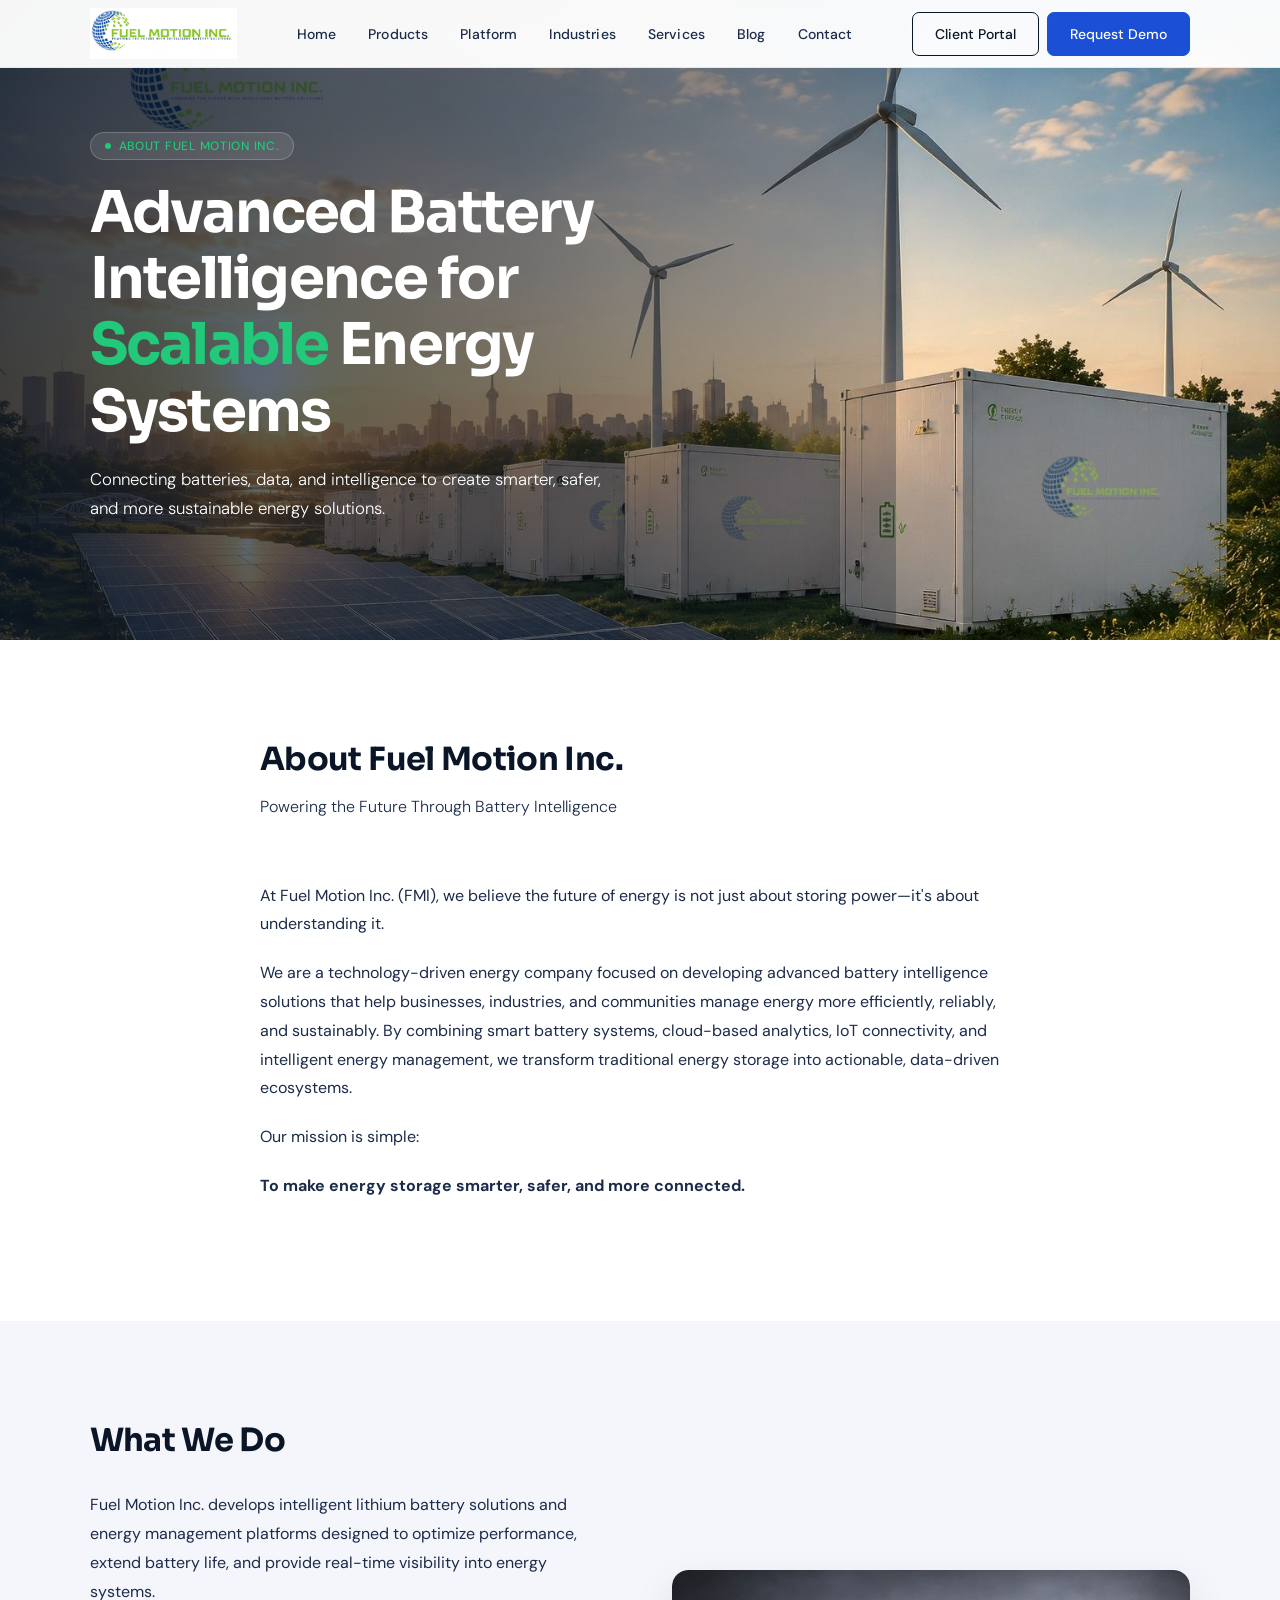
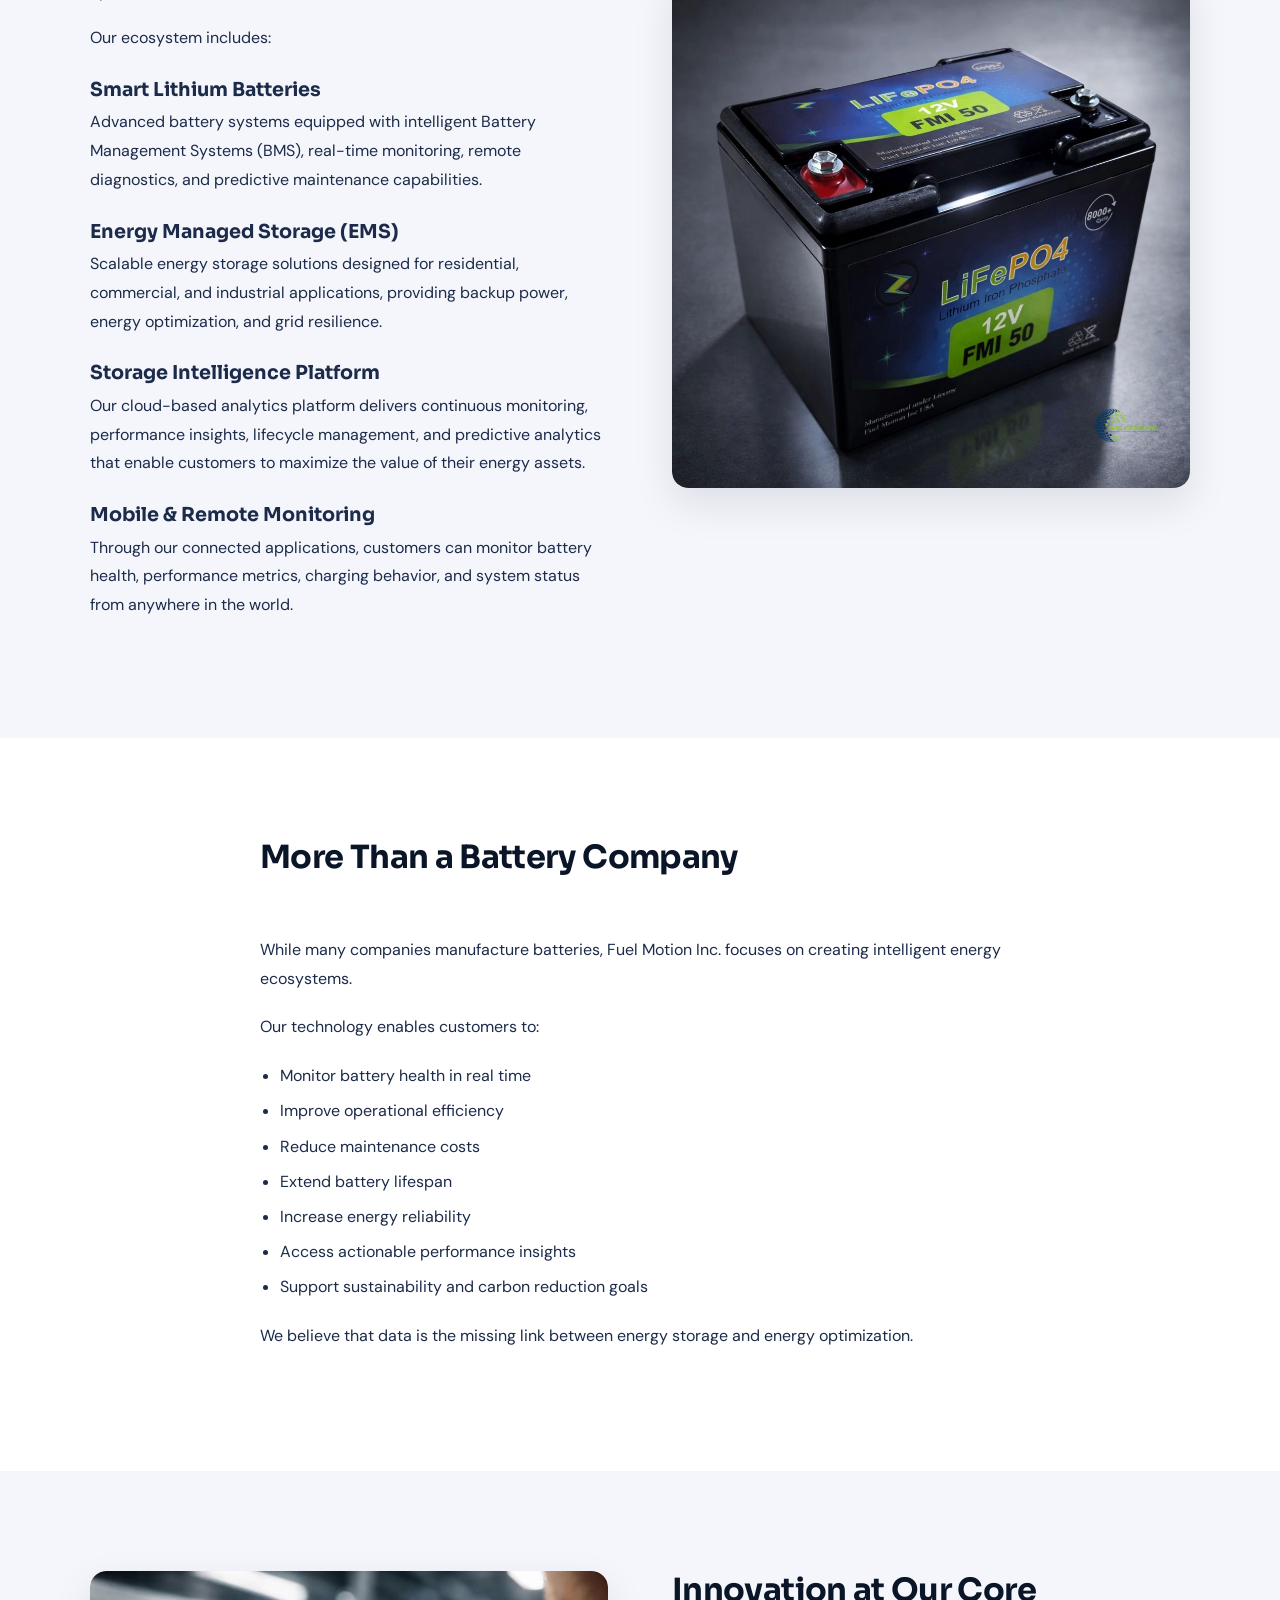
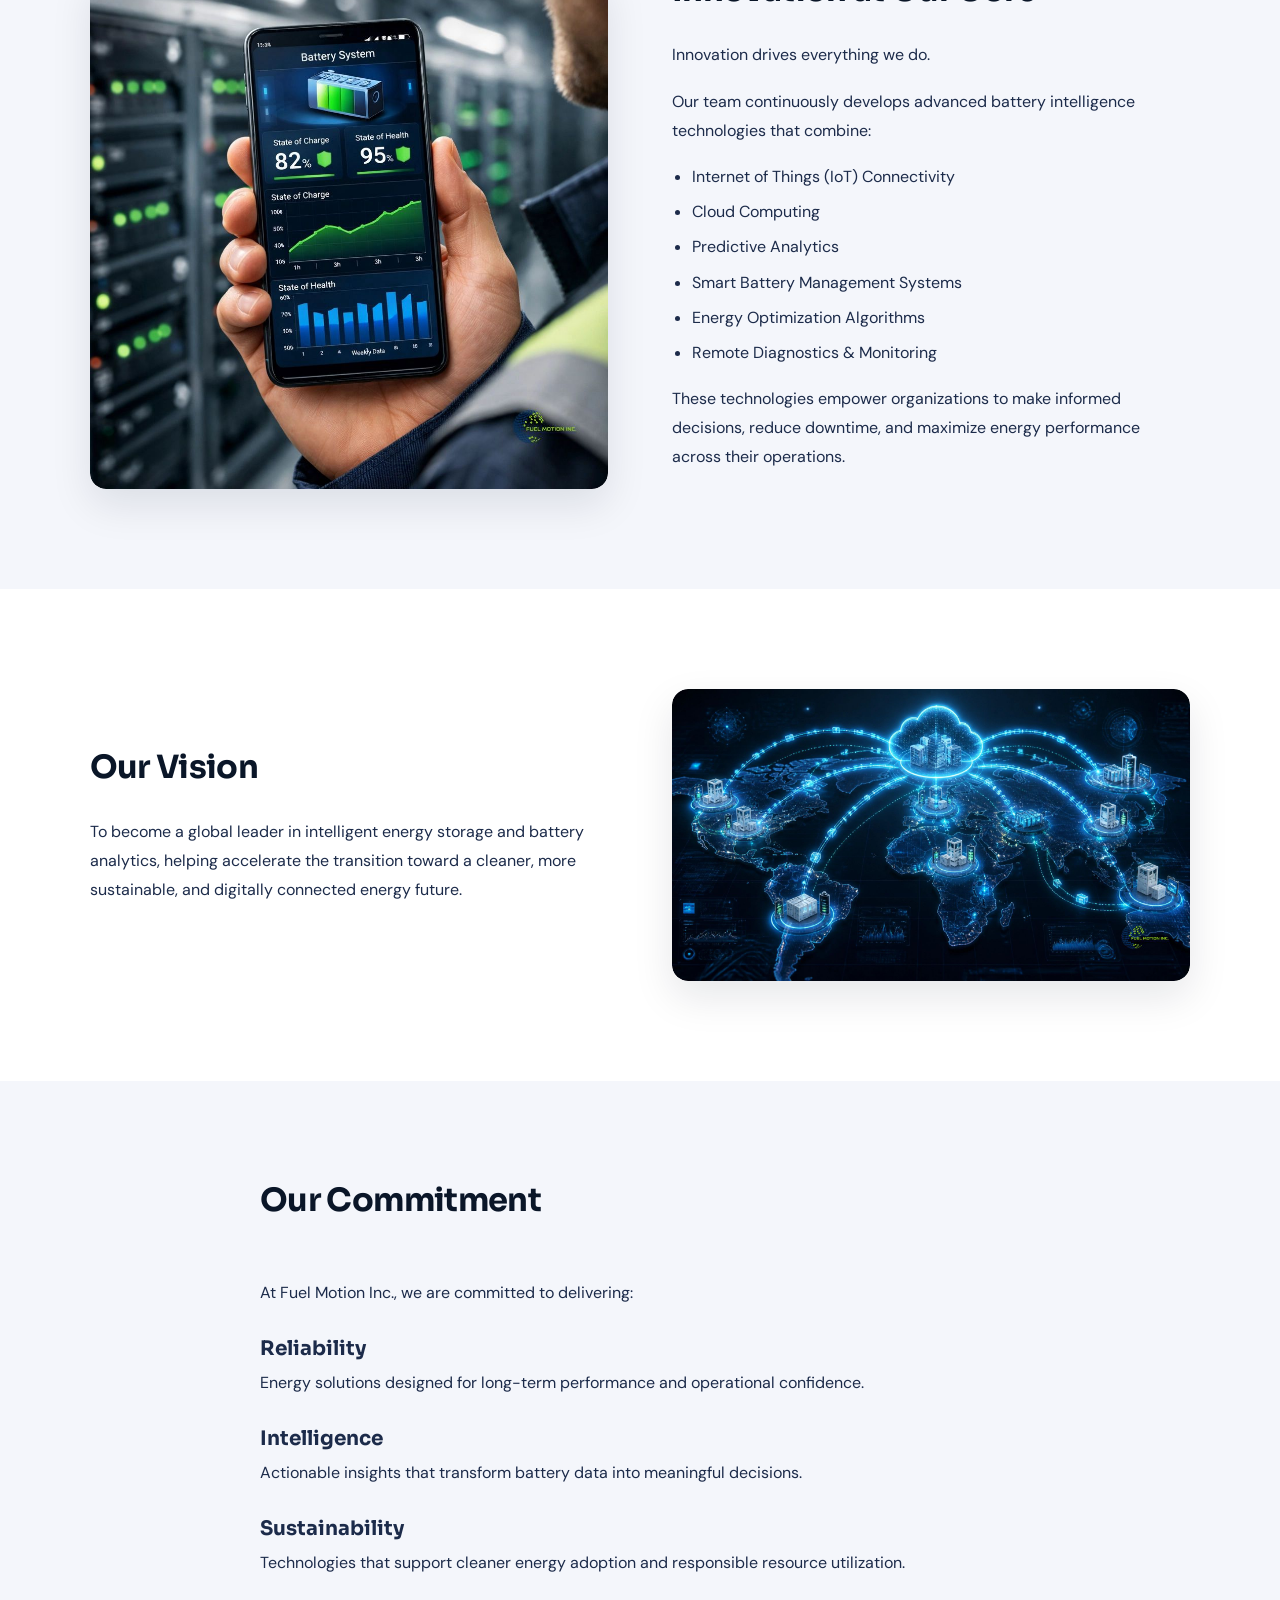
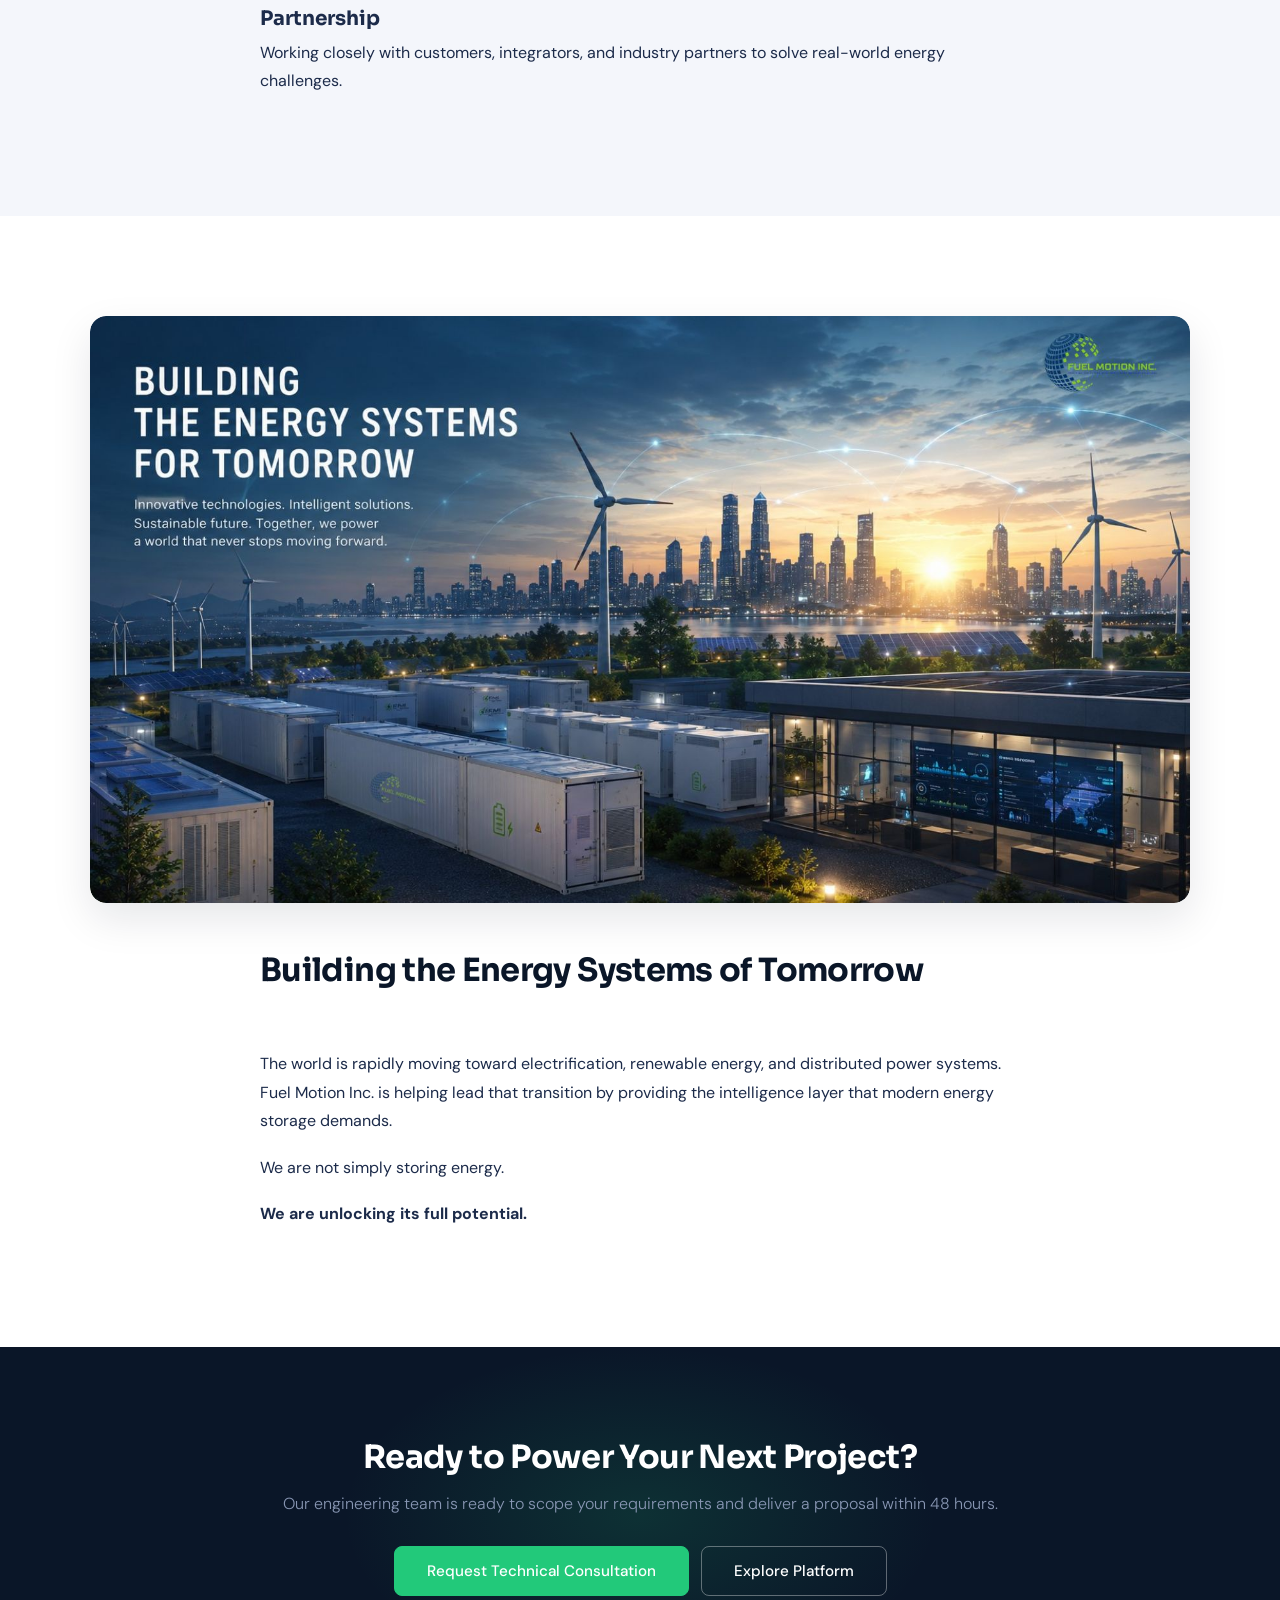
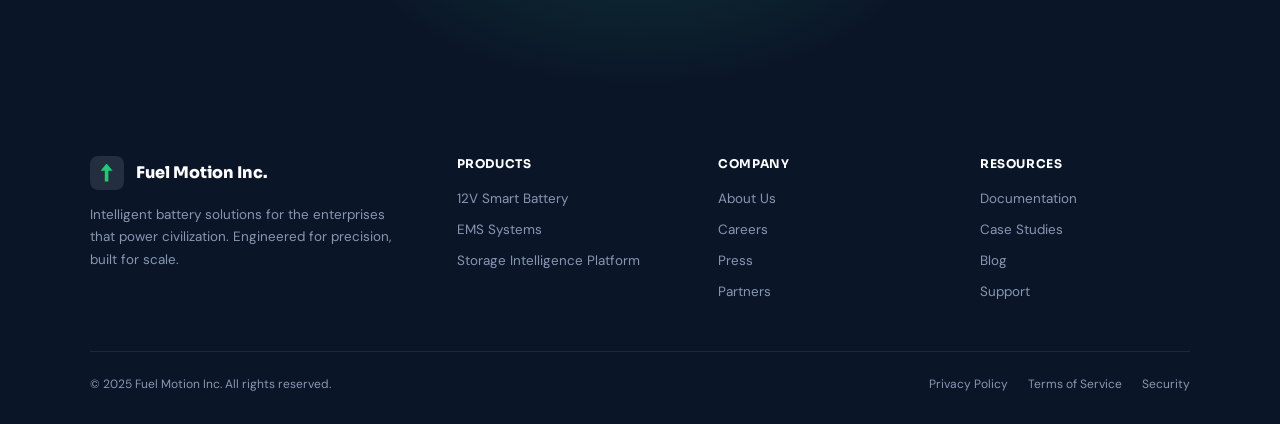
<file: about-us.html>
<!doctype html>
<html lang="en">
  <head>
    <meta charset="UTF-8" />
    <meta name="viewport" content="width=device-width, initial-scale=1.0" />
    <title>About Us — Fuel Motion Inc. | Advanced Battery Intelligence</title>
    <meta
      name="description"
      content="Fuel Motion Inc. (FMI) builds intelligent lithium battery systems, energy management solutions, and a cloud-based Storage Intelligence Platform that make energy storage smarter, safer, and more connected."
    />
    <link rel="preconnect" href="https://fonts.googleapis.com" />
    <link
      href="https://fonts.googleapis.com/css2?family=Sora:wght@600;700;800&family=DM+Sans:ital,wght@0,300;0,400;0,500;1,300&display=swap"
      rel="stylesheet"
    />
    <link rel="stylesheet" href="css/style.css" />
    <script src="js/main.js" defer></script>
    <style>
      /* ── Prose measure ── */
      .about-prose p,
      .about-prose ul {
        max-width: 760px;
        margin-left: auto;
        margin-right: auto;
        font-size: 1rem;
        line-height: 1.8;
        color: var(--text);
        margin-bottom: 1.25rem;
      }
      .about-prose h3 {
        max-width: 760px;
        margin-left: auto;
        margin-right: auto;
        font-family: "Sora", sans-serif;
        font-size: clamp(1.05rem, 2vw, 1.25rem);
        font-weight: 700;
        color: var(--text);
        margin-top: 1.75rem;
        margin-bottom: 0.5rem;
      }
      .about-prose ul {
        padding-left: 1.25rem;
      }
      .about-prose ul li {
        margin-bottom: 0.4rem;
      }
      .about-prose .section-head {
        max-width: 760px;
        margin-left: auto;
        margin-right: auto;
      }

      /* ── Hero with background image ── */
      .hero--about {
        position: relative;
        background-image: url("assets/About us/top background.jpeg");
        /*background-image: url("https://picsum.photos/1600/900");*/
        background-size: cover;
        background-position: center 30%;
        min-height: 540px;
      }

     /* .hero--about {
    position: relative;
    min-height: 540px;
    background: url("https://picsum.photos/1600/900") center center / cover no-repeat !important;
}*/
      .hero--about::before {
        content: "";
        position: absolute;
        inset: 0;
        background: linear-gradient(
          100deg,
          rgba(10, 22, 40, 0.82) 0%,
          rgba(10, 22, 40, 0.55) 55%,
          rgba(10, 22, 40, 0.25) 100%
        );
        z-index: 0;
      }
      .hero--about .hero-inner {
        position: relative;
        z-index: 1;
      }
      .hero--about h1,
      .hero--about .hero-desc,
      .hero--about .hero-tag {
        color: #fff;
      }
      .hero--about h1 em {
        color: var(--green);
        font-style: normal;
      }
      .hero--about .hero-tag {
        background: rgba(255,255,255,0.1);
        border-color: rgba(255,255,255,0.2);
        color: var(--green);
      }
      .hero--about .hero-tag span {
        background: var(--green);
      }

      /* ── Split layout (text + image) ── */
      .about-split {
        display: grid;
        grid-template-columns: 1fr 1fr;
        gap: clamp(2rem, 5vw, 4rem);
        align-items: center;
        padding: var(--section-py) var(--section-px);
      }
      .about-split.reverse {
        direction: rtl;
      }
      .about-split.reverse > * {
        direction: ltr;
      }
      .about-split__img {
        border-radius: var(--radius-img);
        overflow: hidden;
        box-shadow: var(--shadow-card);
        line-height: 0;
      }
      .about-split__img img {
        width: 100%;
        height: auto;
        display: block;
        border-radius: var(--radius-img);
      }
      .about-split__text .section-head {
        margin-bottom: clamp(1.25rem, 3vw, 2rem);
      }
      .about-split__text p,
      .about-split__text ul {
        font-size: 1rem;
        line-height: 1.8;
        color: var(--text);
        margin-bottom: 1.1rem;
      }
      .about-split__text ul {
        padding-left: 1.25rem;
      }
      .about-split__text ul li {
        margin-bottom: 0.4rem;
      }
      .about-split__text h3 {
        font-family: "Sora", sans-serif;
        font-size: clamp(1.05rem, 2vw, 1.2rem);
        font-weight: 700;
        color: var(--text);
        margin-top: 1.5rem;
        margin-bottom: 0.4rem;
      }

      /* ── Full-width banner image (Building Tomorrow) ── */
      .about-banner {
        padding: var(--section-py) var(--section-px);
      }
      .about-banner__img {
        border-radius: var(--radius-img);
        overflow: hidden;
        box-shadow: var(--shadow-card);
        margin-bottom: clamp(2rem, 4vw, 3rem);
      }
      .about-banner__img img {
        width: 100%;
        height: auto;
        display: block;
        border-radius: var(--radius-img);
      }
      .about-banner__text {
        max-width: 760px;
        margin: 0 auto;
      }
      .about-banner__text p,
      .about-banner__text ul {
        font-size: 1rem;
        line-height: 1.8;
        color: var(--text);
        margin-bottom: 1.1rem;
      }

      /* ── Alternating section background ── */
      .section--tinted {
        background: var(--off);
      }

      /* ── Responsive ── */
      @media (max-width: 860px) {
        .about-split {
          grid-template-columns: 1fr;
        }
        .about-split.reverse {
          direction: ltr;
        }
        .about-split__img {
          order: -1;
        }
      }
      @media (max-width: 480px) {
        .hero--about {
          min-height: 420px;
        }
      }
    </style>
  </head>

  <body>
    <!-- ─── NAVBAR ─── -->
    <header class="navbar" role="banner">
      <a href="index.html" class="nav-logo" aria-label="Fuel Motion Inc. Home">
        <img src="assets/fmi logo.jpeg" alt="Fuel Motion Inc." />
      </a>
      <nav aria-label="Main navigation">
        <ul class="nav-links" role="list">
          <li><a href="index.html#home">Home</a></li>
          <li><a href="index.html#products">Products</a></li>
          <li><a href="index.html#platform">Platform</a></li>
          <li><a href="index.html#industries">Industries</a></li>
          <li><a href="index.html#services">Services</a></li>
          <li><a href="blog/index.html">Blog</a></li>
          <li><a href="index.html#contact">Contact</a></li>
        </ul>
      </nav>
      <div class="nav-ctas">
        <a href="index.html#contact" class="btn btn-outline">Client Portal</a>
        <a href="index.html#contact" class="btn btn-primary">Request Demo</a>
      </div>
      <button
        class="nav-toggle"
        aria-label="Toggle menu"
        aria-expanded="false"
        aria-controls="mobile-drawer"
      >
        <span></span><span></span><span></span>
      </button>
    </header>

    <div class="nav-drawer" id="mobile-drawer" aria-hidden="true">
      <ul role="list">
        <li><a href="index.html#home">Home</a></li>
        <li><a href="index.html#products">Products</a></li>
        <li><a href="index.html#platform">Platform</a></li>
        <li><a href="index.html#industries">Industries</a></li>
        <li><a href="index.html#services">Services</a></li>
        <li><a href="blog/index.html">Blog</a></li>
        <li><a href="index.html#contact">Contact</a></li>
      </ul>
      <div class="nav-drawer-ctas">
        <a href="index.html#contact" class="btn btn-outline">Client Portal</a>
        <a href="index.html#contact" class="btn btn-primary">Request Demo</a>
      </div>
    </div>

    <main>

      <!-- ─── HERO — top_background.jpeg ─── -->
      <section class="hero hero--about" id="home" aria-labelledby="hero-heading">
        <div class="hero-inner">
          <div class="hero-left fade-up">
            <div class="hero-tag">
              <span aria-hidden="true"></span> About Fuel Motion Inc.
            </div>
            <h1 id="hero-heading">
              Advanced Battery Intelligence for <em>Scalable</em> Energy Systems
            </h1>
            <p class="hero-desc">
              Connecting batteries, data, and intelligence to create smarter,
              safer, and more sustainable energy solutions.
            </p>
          </div>
        </div>
      </section>

      <!-- ─── ABOUT FUEL MOTION INC. ─── -->
      <section class="about-prose" aria-labelledby="about-heading">
        <div class="section-head fade-up">
          <h2 id="about-heading" class="section-title">About Fuel Motion Inc.</h2>
          <p class="section-sub">Powering the Future Through Battery Intelligence</p>
        </div>
        <div class="fade-up">
          <p>
            At Fuel Motion Inc. (FMI), we believe the future of energy is not
            just about storing power—it's about understanding it.
          </p>
          <p>
            We are a technology-driven energy company focused on developing
            advanced battery intelligence solutions that help businesses,
            industries, and communities manage energy more efficiently,
            reliably, and sustainably. By combining smart battery systems,
            cloud-based analytics, IoT connectivity, and intelligent energy
            management, we transform traditional energy storage into
            actionable, data-driven ecosystems.
          </p>
          <p>Our mission is simple:</p>
          <p><strong>To make energy storage smarter, safer, and more connected.</strong></p>
        </div>
      </section>

      <!-- ─── WHAT WE DO — what_we_do.jpeg (image right) ─── -->
      <section class="about-split section--tinted" id="products" aria-labelledby="what-we-do-heading">
        <div class="about-split__text fade-up">
          <div class="section-head">
            <h2 id="what-we-do-heading" class="section-title">What We Do</h2>
          </div>
          <p>
            Fuel Motion Inc. develops intelligent lithium battery solutions
            and energy management platforms designed to optimize performance,
            extend battery life, and provide real-time visibility into energy
            systems.
          </p>
          <p>Our ecosystem includes:</p>

          <h3>Smart Lithium Batteries</h3>
          <p>
            Advanced battery systems equipped with intelligent Battery
            Management Systems (BMS), real-time monitoring, remote
            diagnostics, and predictive maintenance capabilities.
          </p>

          <h3>Energy Managed Storage (EMS)</h3>
          <p>
            Scalable energy storage solutions designed for residential,
            commercial, and industrial applications, providing backup power,
            energy optimization, and grid resilience.
          </p>

          <h3>Storage Intelligence Platform</h3>
          <p>
            Our cloud-based analytics platform delivers continuous
            monitoring, performance insights, lifecycle management, and
            predictive analytics that enable customers to maximize the value
            of their energy assets.
          </p>

          <h3>Mobile &amp; Remote Monitoring</h3>
          <p>
            Through our connected applications, customers can monitor battery
            health, performance metrics, charging behavior, and system status
            from anywhere in the world.
          </p>
        </div>
        <div class="about-split__img fade-up">
          <img
            src="assets/About us/what we do.jpeg"
            alt="FMI battery monitoring dashboard on a mobile device inside a data center"
            loading="lazy"
          />
        </div>
      </section>

      <!-- ─── MORE THAN A BATTERY COMPANY ─── -->
      <section class="about-prose" aria-labelledby="more-than-heading">
        <div class="section-head fade-up">
          <h2 id="more-than-heading" class="section-title">More Than a Battery Company</h2>
        </div>
        <div class="fade-up">
          <p>
            While many companies manufacture batteries, Fuel Motion Inc.
            focuses on creating intelligent energy ecosystems.
          </p>
          <p>Our technology enables customers to:</p>
          <ul>
            <li>Monitor battery health in real time</li>
            <li>Improve operational efficiency</li>
            <li>Reduce maintenance costs</li>
            <li>Extend battery lifespan</li>
            <li>Increase energy reliability</li>
            <li>Access actionable performance insights</li>
            <li>Support sustainability and carbon reduction goals</li>
          </ul>
          <p>
            We believe that data is the missing link between energy storage
            and energy optimization.
          </p>
        </div>
      </section>

      <!-- ─── INNOVATION AT OUR CORE — innovation_at_our_core.jpeg (image left) ─── -->
      <section class="about-split section--tinted" id="platform" aria-labelledby="innovation-heading">
        <div class="about-split__img fade-up">
          <img
            src="assets/About us/innovation at our core.jpeg"
            alt="Global cloud-connected battery storage network illustrating FMI's IoT platform"
            loading="lazy"
          />
        </div>
        <div class="about-split__text fade-up">
          <div class="section-head">
            <h2 id="innovation-heading" class="section-title">Innovation at Our Core</h2>
          </div>
          <p>Innovation drives everything we do.</p>
          <p>
            Our team continuously develops advanced battery intelligence
            technologies that combine:
          </p>
          <ul>
            <li>Internet of Things (IoT) Connectivity</li>
            <li>Cloud Computing</li>
            <li>Predictive Analytics</li>
            <li>Smart Battery Management Systems</li>
            <li>Energy Optimization Algorithms</li>
            <li>Remote Diagnostics &amp; Monitoring</li>
          </ul>
          <p>
            These technologies empower organizations to make informed
            decisions, reduce downtime, and maximize energy performance
            across their operations.
          </p>
        </div>
      </section>

      <!-- ─── OUR VISION — Our_vision.jpeg (image right) ─── -->
      <section class="about-split" aria-labelledby="vision-heading">
        <div class="about-split__text fade-up">
          <div class="section-head">
            <h2 id="vision-heading" class="section-title">Our Vision</h2>
          </div>
          <p>
            To become a global leader in intelligent energy storage and
            battery analytics, helping accelerate the transition toward a
            cleaner, more sustainable, and digitally connected energy future.
          </p>
        </div>
        <div class="about-split__img fade-up">
          <img
            src="assets/About us/Our vision.jpeg"
            alt="Renewable energy landscape with solar panels, wind turbines and FMI battery storage systems"
            loading="lazy"
          />
        </div>
      </section>

      <!-- ─── OUR COMMITMENT ─── -->
      <section class="about-prose section--tinted" id="services" aria-labelledby="commitment-heading">
        <div class="section-head fade-up">
          <h2 id="commitment-heading" class="section-title">Our Commitment</h2>
        </div>
        <div class="fade-up">
          <p>At Fuel Motion Inc., we are committed to delivering:</p>

          <h3>Reliability</h3>
          <p>
            Energy solutions designed for long-term performance and
            operational confidence.
          </p>

          <h3>Intelligence</h3>
          <p>
            Actionable insights that transform battery data into meaningful
            decisions.
          </p>

          <h3>Sustainability</h3>
          <p>
            Technologies that support cleaner energy adoption and responsible
            resource utilization.
          </p>

          <h3>Partnership</h3>
          <p>
            Working closely with customers, integrators, and industry
            partners to solve real-world energy challenges.
          </p>
        </div>
      </section>

      <!-- ─── BUILDING THE ENERGY SYSTEMS OF TOMORROW — Energy_systems_for_tomorrow.jpeg (banner) ─── -->
      <section class="about-banner" aria-labelledby="tomorrow-heading">
        <div class="about-banner__img fade-up">
          <img
            src="assets/About us/Energy systems for tomorrow.jpeg"
            alt="Fuel Motion Inc. large-scale battery energy storage deployment with a city skyline at dusk"
            loading="lazy"
          />
        </div>
        <div class="about-banner__text fade-up">
          <div class="section-head">
            <h2 id="tomorrow-heading" class="section-title">
              Building the Energy Systems of Tomorrow
            </h2>
          </div>
          <p>
            The world is rapidly moving toward electrification, renewable
            energy, and distributed power systems. Fuel Motion Inc. is
            helping lead that transition by providing the intelligence layer
            that modern energy storage demands.
          </p>
          <p>We are not simply storing energy.</p>
          <p><strong>We are unlocking its full potential.</strong></p>
        </div>
      </section>

      <!-- ─── CTA ─── -->
      <div class="mid-cta" id="contact" role="region" aria-label="Call to action">
        <h2>Ready to Power Your Next Project?</h2>
        <p>
          Our engineering team is ready to scope your requirements and
          deliver a proposal within 48 hours.
        </p>
        <div class="mid-cta-btns">
          <a href="index.html#contact" class="btn btn-green btn-lg"
            >Request Technical Consultation</a
          >
          <a href="index.html#platform" class="btn btn-outline-white btn-lg"
            >Explore Platform</a
          >
        </div>
      </div>

    </main>

    <!-- ─── FOOTER ─── -->
    <footer role="contentinfo">
      <div class="footer-top">
        <div class="footer-brand">
          <div class="footer-logo">
            <div class="logo-icon" aria-hidden="true"></div>
            Fuel Motion Inc.
          </div>
          <p>
            Intelligent battery solutions for the enterprises that power
            civilization. Engineered for precision, built for scale.
          </p>
        </div>
        <div class="footer-cols">
          <div class="footer-col">
            <h5>Products</h5>
            <ul>
              <li><a href="index.html#products">12V Smart Battery</a></li>
              <li><a href="index.html#products">EMS Systems</a></li>
              <li><a href="index.html#products">Storage Intelligence Platform</a></li>
            </ul>
          </div>
          <div class="footer-col">
            <h5>Company</h5>
            <ul>
              <li><a href="about-us.html">About Us</a></li>
              <li><a href="careers.html">Careers</a></li>
              <li><a href="#">Press</a></li>
              <li><a href="#">Partners</a></li>
            </ul>
          </div>
          <div class="footer-col">
            <h5>Resources</h5>
            <ul>
              <li><a href="#">Documentation</a></li>
              <li><a href="#">Case Studies</a></li>
              <li><a href="blog/index.html">Blog</a></li>
              <li><a href="#">Support</a></li>
            </ul>
          </div>
        </div>
      </div>
      <div class="footer-bottom">
        <p class="footer-copy">© 2025 Fuel Motion Inc. All rights reserved.</p>
        <nav class="footer-links" aria-label="Footer legal links">
          <a href="#">Privacy Policy</a>
          <a href="#">Terms of Service</a>
          <a href="#">Security</a>
        </nav>
      </div>
    </footer>
  </body>
</html>
</file>
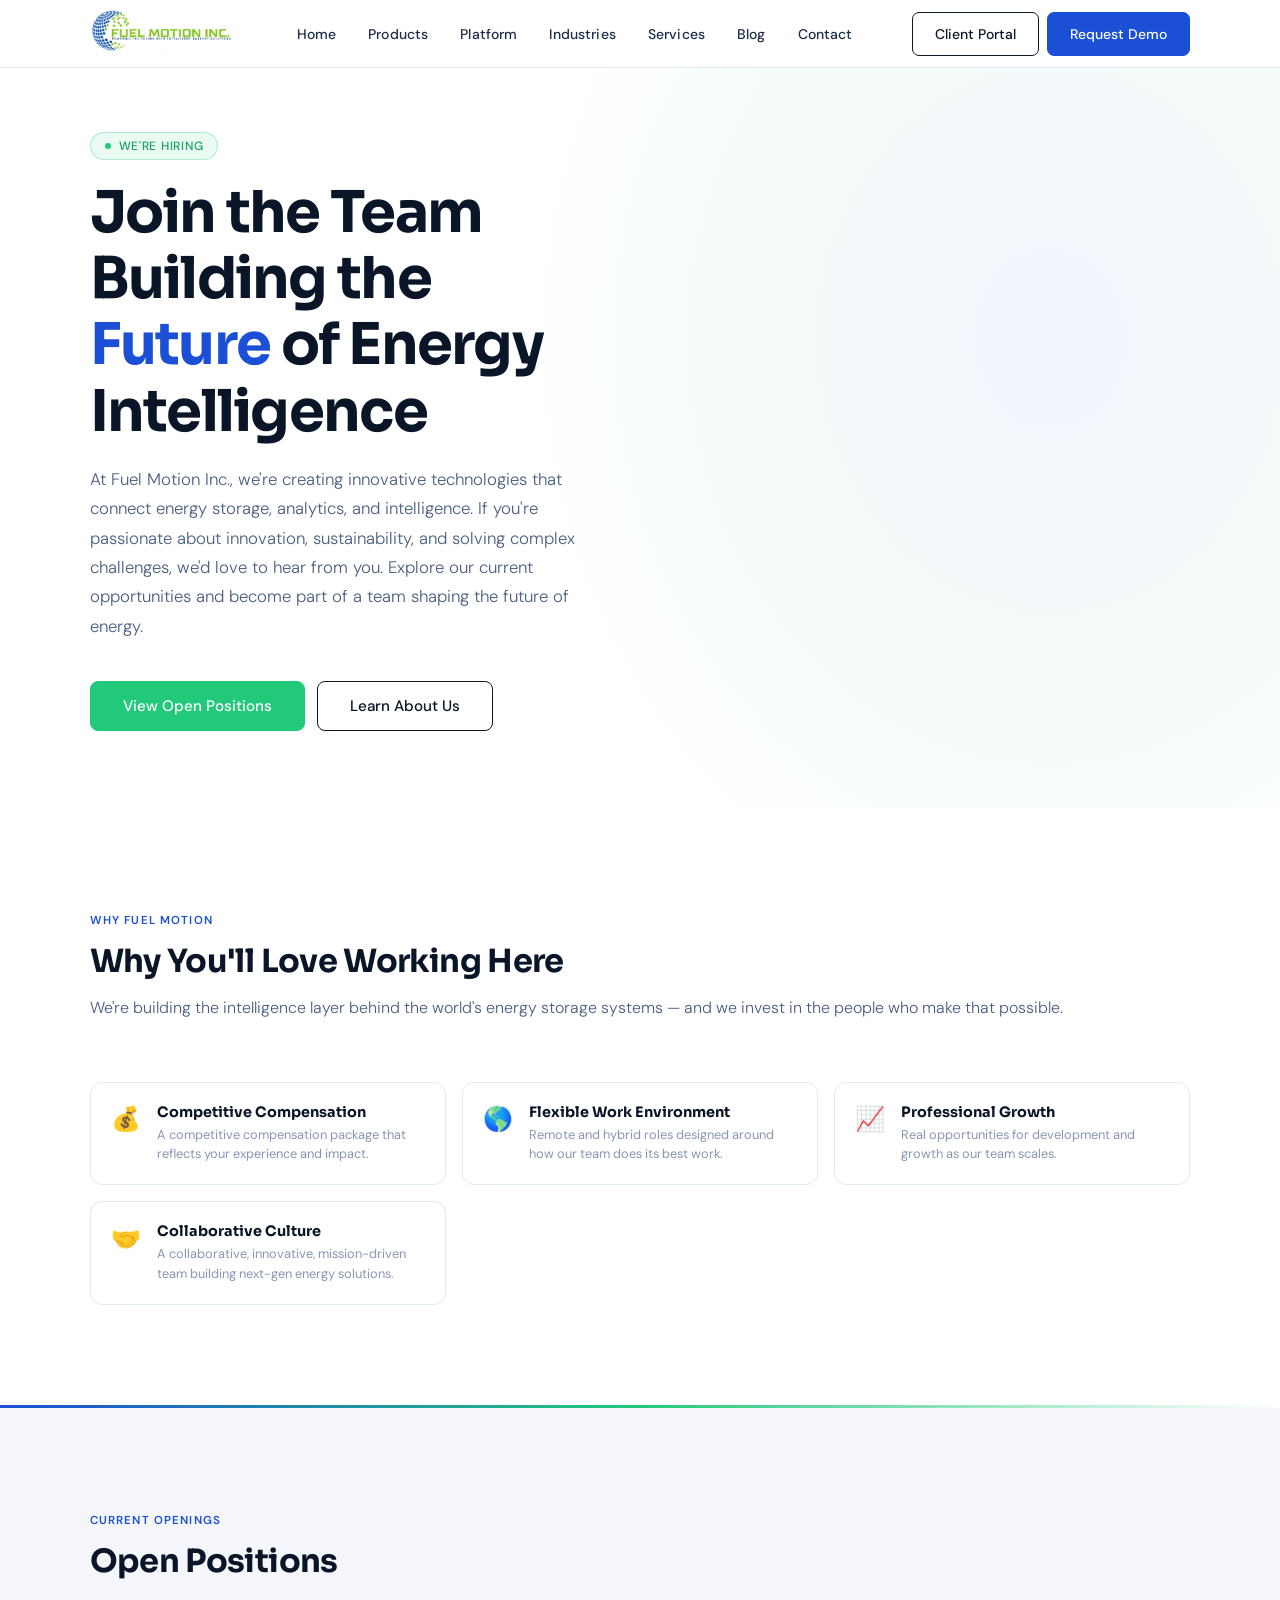
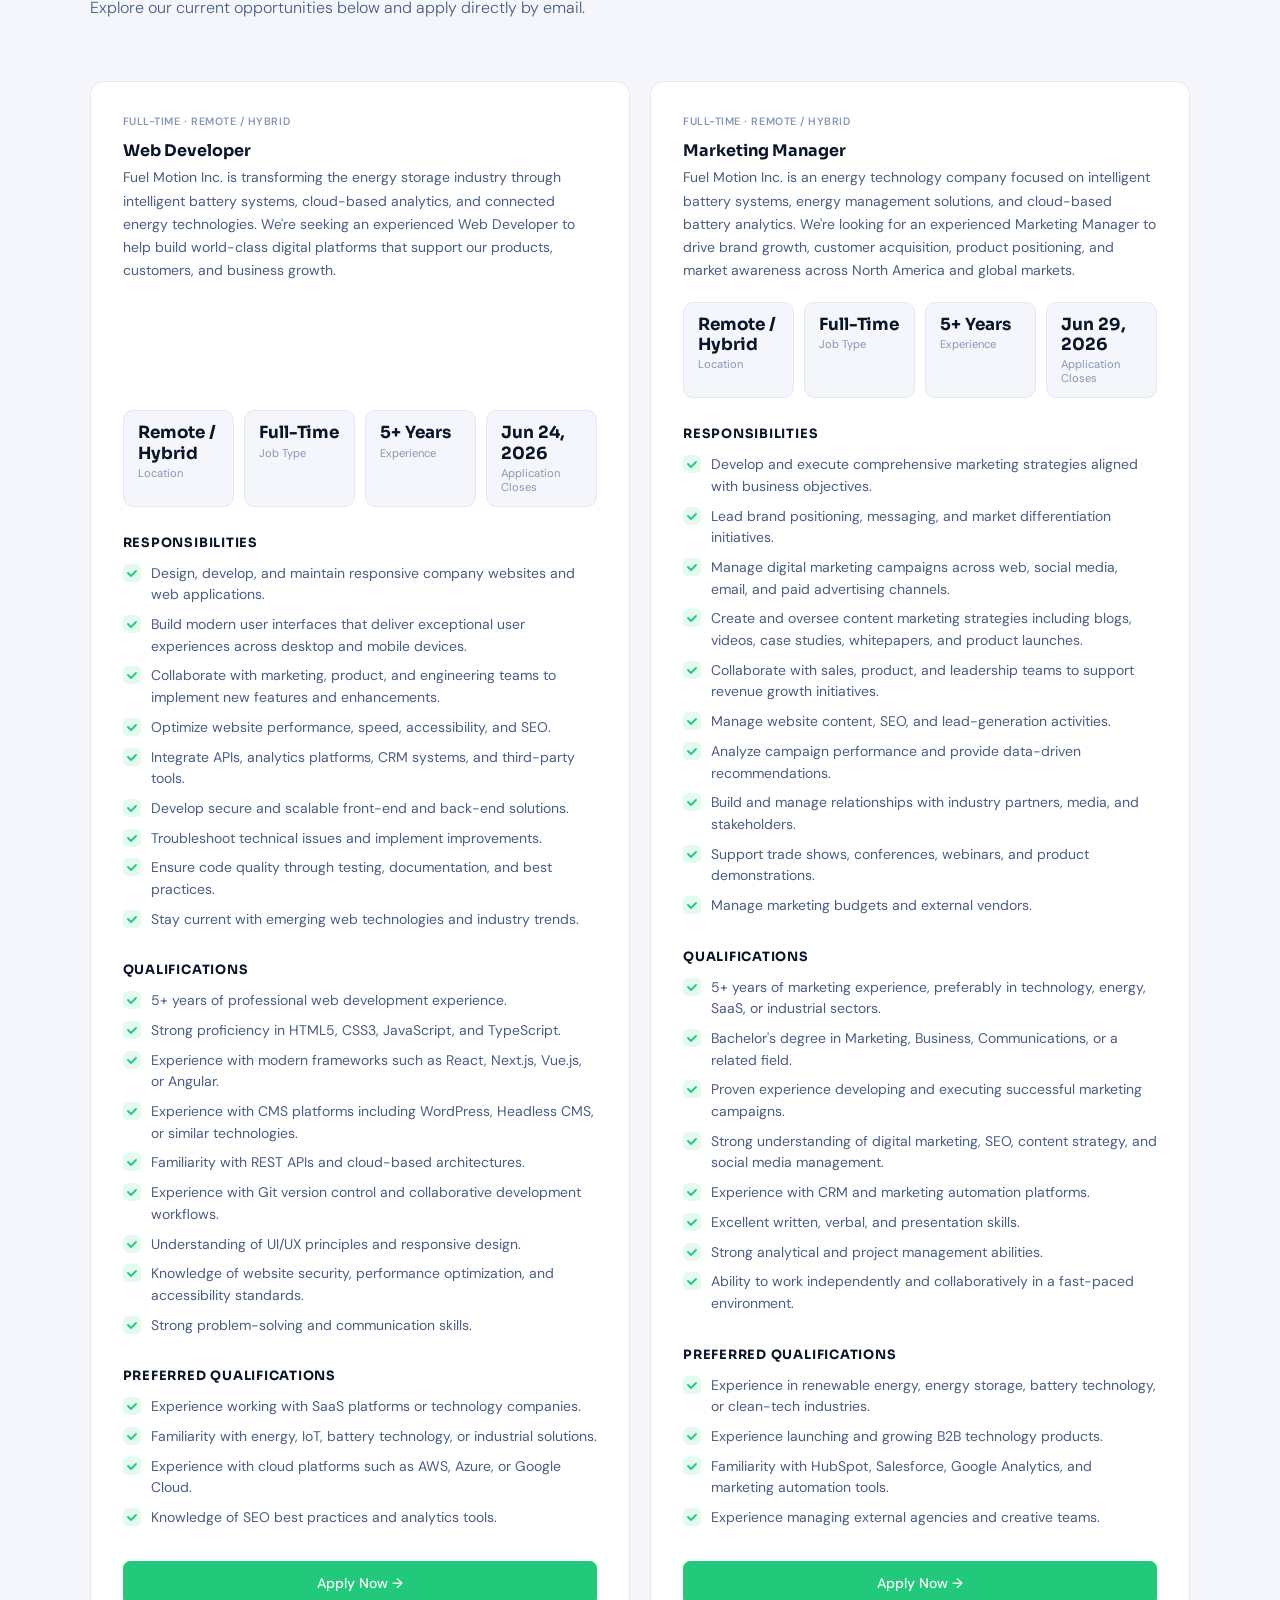
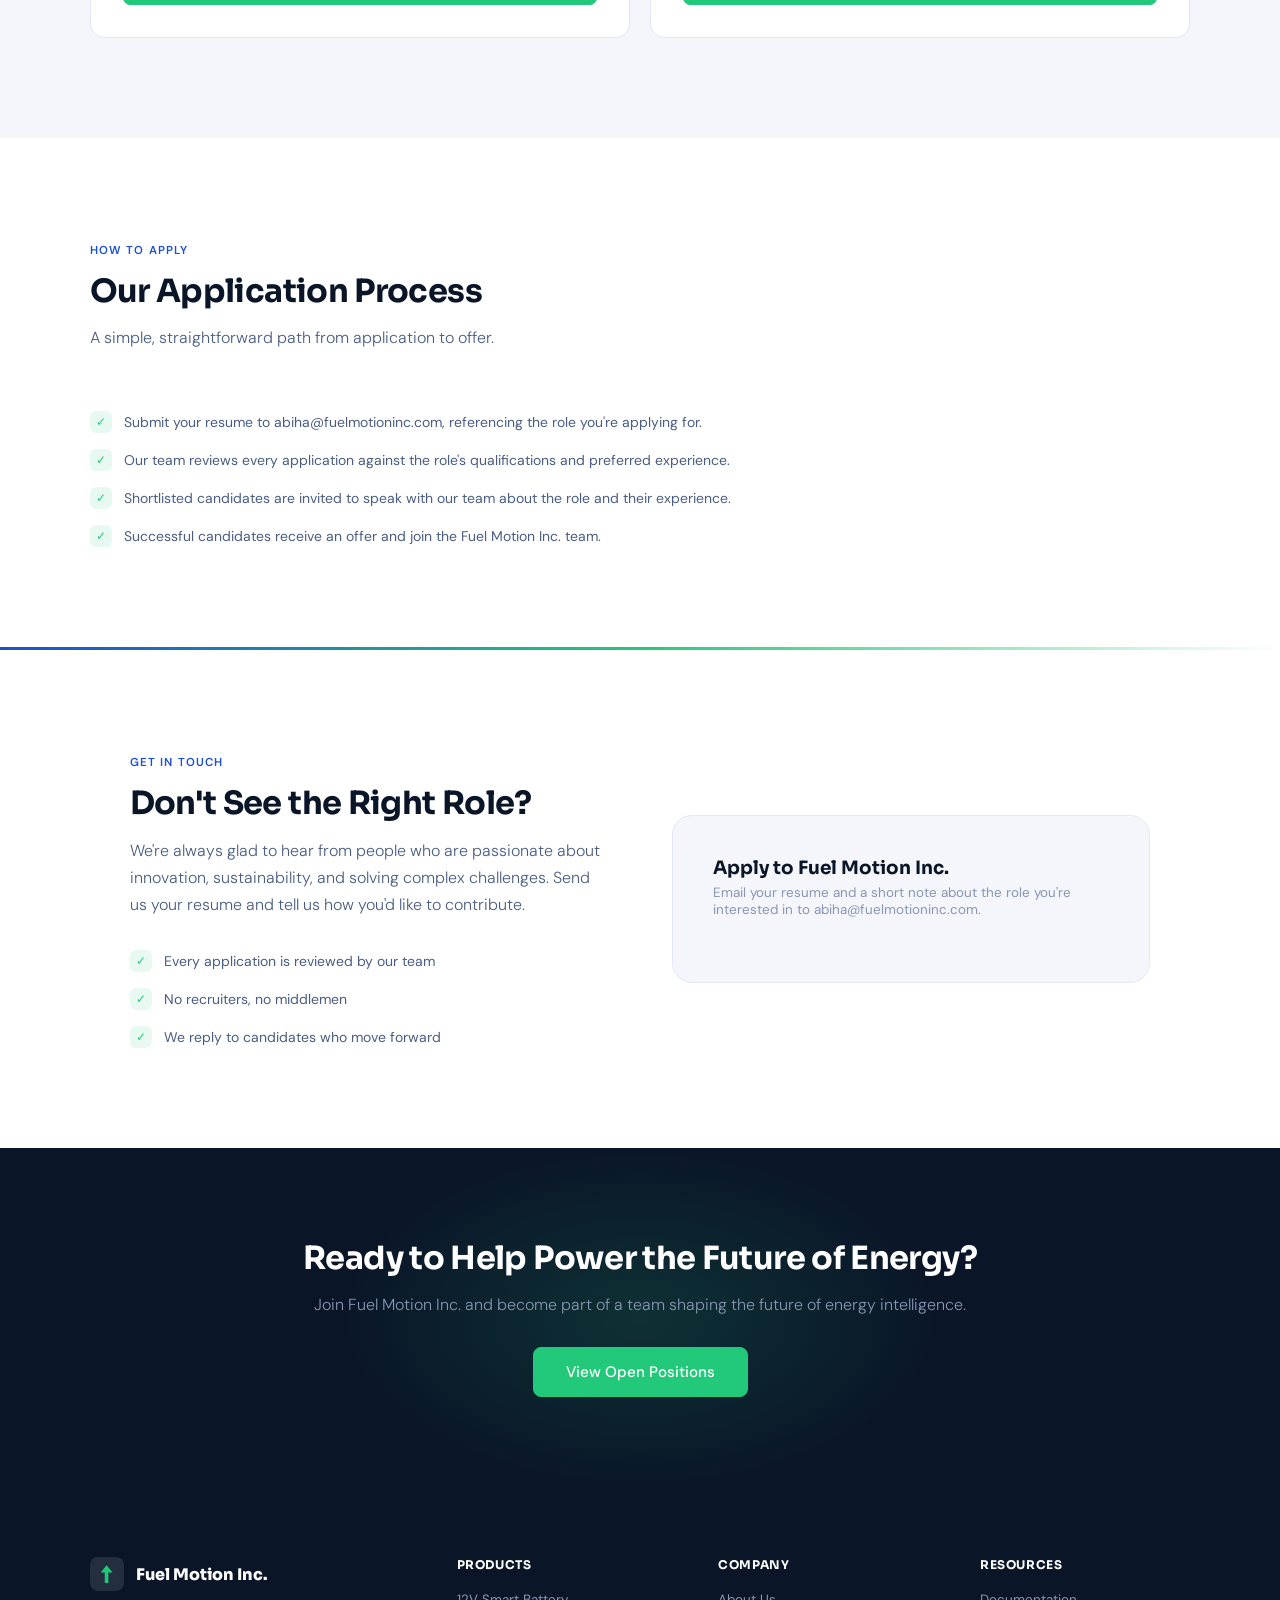
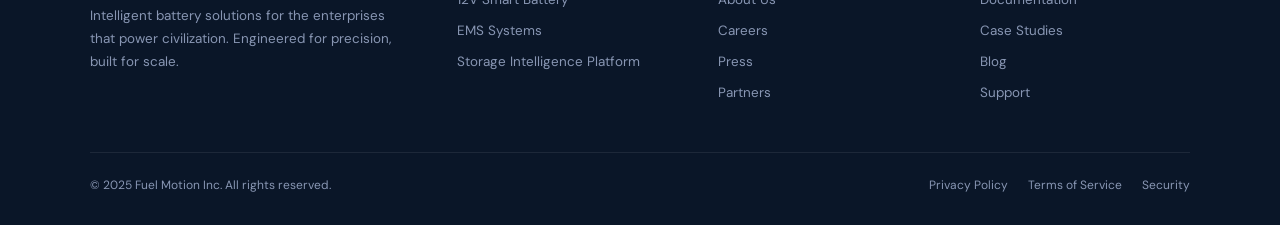
<file: careers.html>
<!doctype html>
<html lang="en">
  <head>
    <meta charset="UTF-8" />
    <meta name="viewport" content="width=device-width, initial-scale=1.0" />
    <title>Careers — Fuel Motion Inc.</title>
    <meta
      name="description"
      content="Join Fuel Motion Inc. and help build the future of energy intelligence. Explore current openings in engineering and marketing."
    />
    <link rel="preconnect" href="https://fonts.googleapis.com" />
    <link
      href="https://fonts.googleapis.com/css2?family=Sora:wght@600;700;800&family=DM+Sans:ital,wght@0,300;0,400;0,500;1,300&display=swap"
      rel="stylesheet"
    />
    <link rel="stylesheet" href="css/style.css" />
    <script src="js/main.js" defer></script>
  </head>

  <body>
    <header class="navbar" role="banner">
      <a href="index.html" class="nav-logo" aria-label="Fuel Motion Inc. Home">
        <img src="assets/fmi logo.jpeg" alt="Fuel Motion Inc." />
      </a>
      <nav aria-label="Main navigation">
        <ul class="nav-links" role="list">
          <li><a href="index.html#home">Home</a></li>
          <li><a href="index.html#products">Products</a></li>
          <li><a href="index.html#platform">Platform</a></li>
          <li><a href="index.html#industries">Industries</a></li>
          <li><a href="index.html#services">Services</a></li>
          <li><a href="blog/index.html">Blog</a></li>
          <li><a href="index.html#contact">Contact</a></li>
        </ul>
      </nav>
      <div class="nav-ctas">
        <a href="index.html#contact" class="btn btn-outline">Client Portal</a>
        <a href="index.html#contact" class="btn btn-primary">Request Demo</a>
      </div>
      <button
        class="nav-toggle"
        aria-label="Toggle menu"
        aria-expanded="false"
        aria-controls="mobile-drawer"
      >
        <span></span><span></span><span></span>
      </button>
    </header>

    <div class="nav-drawer" id="mobile-drawer" aria-hidden="true">
      <ul role="list">
        <li><a href="index.html#home">Home</a></li>
        <li><a href="index.html#products">Products</a></li>
        <li><a href="index.html#platform">Platform</a></li>
        <li><a href="index.html#industries">Industries</a></li>
        <li><a href="index.html#services">Services</a></li>
        <li><a href="blog/index.html">Blog</a></li>
        <li><a href="careers.html" aria-current="page">Careers</a></li>
        <li><a href="index.html#contact">Contact</a></li>
      </ul>
      <div class="nav-drawer-ctas">
        <a href="index.html#contact" class="btn btn-outline">Client Portal</a>
        <a href="index.html#contact" class="btn btn-primary">Request Demo</a>
      </div>
    </div>

    <main>
      <!-- ─── HERO ─── -->
      <section class="hero" id="top" aria-labelledby="hero-heading">
        <div class="hero-inner">
          <div class="hero-left fade-up">
            <div class="hero-tag">
              <span aria-hidden="true"></span> We're Hiring
            </div>
            <h1 id="hero-heading">
              Join the Team Building the <em>Future</em> of Energy
              Intelligence
            </h1>
            <p class="hero-desc">
              At Fuel Motion Inc., we're creating innovative technologies
              that connect energy storage, analytics, and intelligence. If
              you're passionate about innovation, sustainability, and
              solving complex challenges, we'd love to hear from you.
              Explore our current opportunities and become part of a team
              shaping the future of energy.
            </p>
            <div class="hero-ctas">
              <a href="#open-positions" class="btn btn-green btn-lg"
                >View Open Positions</a
              >
              <a href="about-us.html" class="btn btn-outline btn-lg"
                >Learn About Us</a
              >
            </div>
          </div>
        </div>
      </section>

      <!-- ─── WHY JOIN US ─── -->
      <section id="why-join" aria-labelledby="why-join-heading">
        <div class="section-head fade-up">
          <div class="section-tag">Why Fuel Motion</div>
          <h2 id="why-join-heading" class="section-title">
            Why You'll Love Working Here
          </h2>
          <p class="section-sub">
            We're building the intelligence layer behind the world's energy
            storage systems — and we invest in the people who make that
            possible.
          </p>
        </div>
        <div class="industries-grid fade-up">
          <div class="ind-card">
            <div class="ind-icon" aria-hidden="true">💰</div>
            <div>
              <h4>Competitive Compensation</h4>
              <p>A competitive compensation package that reflects your experience and impact.</p>
            </div>
          </div>
          <div class="ind-card">
            <div class="ind-icon" aria-hidden="true">🌎</div>
            <div>
              <h4>Flexible Work Environment</h4>
              <p>Remote and hybrid roles designed around how our team does its best work.</p>
            </div>
          </div>
          <div class="ind-card">
            <div class="ind-icon" aria-hidden="true">📈</div>
            <div>
              <h4>Professional Growth</h4>
              <p>Real opportunities for development and growth as our team scales.</p>
            </div>
          </div>
          <div class="ind-card">
            <div class="ind-icon" aria-hidden="true">🤝</div>
            <div>
              <h4>Collaborative Culture</h4>
              <p>A collaborative, innovative, mission-driven team building next-gen energy solutions.</p>
            </div>
          </div>
        </div>
      </section>

      <div class="green-line" aria-hidden="true"></div>

      <!-- ─── OPEN POSITIONS ─── -->
      <section
        class="platform"
        id="open-positions"
        aria-labelledby="positions-heading"
      >
        <div class="section-head fade-up">
          <div class="section-tag">Current Openings</div>
          <h2 id="positions-heading" class="section-title">
            Open Positions
          </h2>
          <p class="section-sub">
            Explore our current opportunities below and apply directly by
            email.
          </p>
        </div>

        <div class="products-grid fade-up">
          <!-- Web Developer -->
          <div class="product-card">
            <div class="product-badge">Full-Time · Remote / Hybrid</div>
            <h3>Web Developer</h3>
            <p>
              Fuel Motion Inc. is transforming the energy storage industry
              through intelligent battery systems, cloud-based analytics,
              and connected energy technologies. We're seeking an
              experienced Web Developer to help build world-class digital
              platforms that support our products, customers, and business
              growth.
            </p>

            <div class="modal-specs">
              <div class="modal-spec-item">
                <div class="modal-spec-val">Remote / Hybrid</div>
                <div class="modal-spec-key">Location</div>
              </div>
              <div class="modal-spec-item">
                <div class="modal-spec-val">Full-Time</div>
                <div class="modal-spec-key">Job Type</div>
              </div>
              <div class="modal-spec-item">
                <div class="modal-spec-val">5+ Years</div>
                <div class="modal-spec-key">Experience</div>
              </div>
              <div class="modal-spec-item">
                <div class="modal-spec-val">Jun 24, 2026</div>
                <div class="modal-spec-key">Application Closes</div>
              </div>
            </div>

            <div class="modal-features-title">Responsibilities</div>
            <ul class="modal-features">
              <li>Design, develop, and maintain responsive company websites and web applications.</li>
              <li>Build modern user interfaces that deliver exceptional user experiences across desktop and mobile devices.</li>
              <li>Collaborate with marketing, product, and engineering teams to implement new features and enhancements.</li>
              <li>Optimize website performance, speed, accessibility, and SEO.</li>
              <li>Integrate APIs, analytics platforms, CRM systems, and third-party tools.</li>
              <li>Develop secure and scalable front-end and back-end solutions.</li>
              <li>Troubleshoot technical issues and implement improvements.</li>
              <li>Ensure code quality through testing, documentation, and best practices.</li>
              <li>Stay current with emerging web technologies and industry trends.</li>
            </ul>

            <div class="modal-features-title">Qualifications</div>
            <ul class="modal-features">
              <li>5+ years of professional web development experience.</li>
              <li>Strong proficiency in HTML5, CSS3, JavaScript, and TypeScript.</li>
              <li>Experience with modern frameworks such as React, Next.js, Vue.js, or Angular.</li>
              <li>Experience with CMS platforms including WordPress, Headless CMS, or similar technologies.</li>
              <li>Familiarity with REST APIs and cloud-based architectures.</li>
              <li>Experience with Git version control and collaborative development workflows.</li>
              <li>Understanding of UI/UX principles and responsive design.</li>
              <li>Knowledge of website security, performance optimization, and accessibility standards.</li>
              <li>Strong problem-solving and communication skills.</li>
            </ul>

            <div class="modal-features-title">Preferred Qualifications</div>
            <ul class="modal-features">
              <li>Experience working with SaaS platforms or technology companies.</li>
              <li>Familiarity with energy, IoT, battery technology, or industrial solutions.</li>
              <li>Experience with cloud platforms such as AWS, Azure, or Google Cloud.</li>
              <li>Knowledge of SEO best practices and analytics tools.</li>
            </ul>

            <a
              href="mailto:abiha@fuelmotioninc.com?subject=Application%20-%20Web%20Developer"
              class="btn btn-green btn-full"
              >Apply Now →</a
            >
          </div>

          <!-- Marketing Manager -->
          <div class="product-card">
            <div class="product-badge">Full-Time · Remote / Hybrid</div>
            <h3>Marketing Manager</h3>
            <p>
              Fuel Motion Inc. is an energy technology company focused on
              intelligent battery systems, energy management solutions,
              and cloud-based battery analytics. We're looking for an
              experienced Marketing Manager to drive brand growth,
              customer acquisition, product positioning, and market
              awareness across North America and global markets.
            </p>

            <div class="modal-specs">
              <div class="modal-spec-item">
                <div class="modal-spec-val">Remote / Hybrid</div>
                <div class="modal-spec-key">Location</div>
              </div>
              <div class="modal-spec-item">
                <div class="modal-spec-val">Full-Time</div>
                <div class="modal-spec-key">Job Type</div>
              </div>
              <div class="modal-spec-item">
                <div class="modal-spec-val">5+ Years</div>
                <div class="modal-spec-key">Experience</div>
              </div>
              <div class="modal-spec-item">
                <div class="modal-spec-val">Jun 29, 2026</div>
                <div class="modal-spec-key">Application Closes</div>
              </div>
            </div>

            <div class="modal-features-title">Responsibilities</div>
            <ul class="modal-features">
              <li>Develop and execute comprehensive marketing strategies aligned with business objectives.</li>
              <li>Lead brand positioning, messaging, and market differentiation initiatives.</li>
              <li>Manage digital marketing campaigns across web, social media, email, and paid advertising channels.</li>
              <li>Create and oversee content marketing strategies including blogs, videos, case studies, whitepapers, and product launches.</li>
              <li>Collaborate with sales, product, and leadership teams to support revenue growth initiatives.</li>
              <li>Manage website content, SEO, and lead-generation activities.</li>
              <li>Analyze campaign performance and provide data-driven recommendations.</li>
              <li>Build and manage relationships with industry partners, media, and stakeholders.</li>
              <li>Support trade shows, conferences, webinars, and product demonstrations.</li>
              <li>Manage marketing budgets and external vendors.</li>
            </ul>

            <div class="modal-features-title">Qualifications</div>
            <ul class="modal-features">
              <li>5+ years of marketing experience, preferably in technology, energy, SaaS, or industrial sectors.</li>
              <li>Bachelor's degree in Marketing, Business, Communications, or a related field.</li>
              <li>Proven experience developing and executing successful marketing campaigns.</li>
              <li>Strong understanding of digital marketing, SEO, content strategy, and social media management.</li>
              <li>Experience with CRM and marketing automation platforms.</li>
              <li>Excellent written, verbal, and presentation skills.</li>
              <li>Strong analytical and project management abilities.</li>
              <li>Ability to work independently and collaboratively in a fast-paced environment.</li>
            </ul>

            <div class="modal-features-title">Preferred Qualifications</div>
            <ul class="modal-features">
              <li>Experience in renewable energy, energy storage, battery technology, or clean-tech industries.</li>
              <li>Experience launching and growing B2B technology products.</li>
              <li>Familiarity with HubSpot, Salesforce, Google Analytics, and marketing automation tools.</li>
              <li>Experience managing external agencies and creative teams.</li>
            </ul>

            <a
              href="mailto:abiha@fuelmotioninc.com?subject=Application%20-%20Marketing%20Manager"
              class="btn btn-green btn-full"
              >Apply Now →</a
            >
          </div>
        </div>
      </section>

      <!-- ─── APPLICATION PROCESS ─── -->
      <section aria-labelledby="process-heading">
        <div class="section-head fade-up">
          <div class="section-tag">How to Apply</div>
          <h2 id="process-heading" class="section-title">
            Our Application Process
          </h2>
          <p class="section-sub">
            A simple, straightforward path from application to offer.
          </p>
        </div>
        <div class="trust-items fade-up">
          <div class="trust-item">
            <div class="trust-check" aria-hidden="true">✓</div>
            Submit your resume to abiha@fuelmotioninc.com, referencing the role you're applying for.
          </div>
          <div class="trust-item">
            <div class="trust-check" aria-hidden="true">✓</div>
            Our team reviews every application against the role's qualifications and preferred experience.
          </div>
          <div class="trust-item">
            <div class="trust-check" aria-hidden="true">✓</div>
            Shortlisted candidates are invited to speak with our team about the role and their experience.
          </div>
          <div class="trust-item">
            <div class="trust-check" aria-hidden="true">✓</div>
            Successful candidates receive an offer and join the Fuel Motion Inc. team.
          </div>
        </div>
      </section>

      <div class="green-line" aria-hidden="true"></div>

      <!-- ─── CONTACT / APPLY ─── -->
      <section class="form-cta" id="contact-careers" aria-labelledby="apply-heading">
        <div class="form-cta-left fade-up">
          <div class="section-tag">Get in Touch</div>
          <h2 id="apply-heading" class="section-title">
            Don't See the Right Role?
          </h2>
          <p class="section-sub">
            We're always glad to hear from people who are passionate about
            innovation, sustainability, and solving complex challenges.
            Send us your resume and tell us how you'd like to contribute.
          </p>
          <div class="trust-items">
            <div class="trust-item">
              <div class="trust-check" aria-hidden="true">✓</div>
              Every application is reviewed by our team
            </div>
            <div class="trust-item">
              <div class="trust-check" aria-hidden="true">✓</div>
              No recruiters, no middlemen
            </div>
            <div class="trust-item">
              <div class="trust-check" aria-hidden="true">✓</div>
              We reply to candidates who move forward
            </div>
          </div>
        </div>
        <div class="contact-form fade-up">
          <div class="form-title">Apply to Fuel Motion Inc.</div>
          <div class="form-sub">
            Email your resume and a short note about the role you're
            interested in to abiha@fuelmotioninc.com.
          </div>
          <!--<a
            href="mailto:abiha@fuelmotioninc.com?subject=Career%20Inquiry"
            class="btn btn-green btn-lg btn-full"
            >Send Your Resume →</a
          >-->
        </div>
      </section>

      <div class="mid-cta" role="region" aria-label="Careers call to action">
        <h2>Ready to Help Power the Future of Energy?</h2>
        <p>
          Join Fuel Motion Inc. and become part of a team shaping the
          future of energy intelligence.
        </p>
        <div class="mid-cta-btns">
          <a href="#open-positions" class="btn btn-green btn-lg"
            >View Open Positions</a
          >
          <!--<a
            href="mailto:abiha@fuelmotioninc.com"
            class="btn btn-outline-white btn-lg"
            >Email Us Your Resume</a
          >-->
        </div>
      </div>
    </main>

    <footer role="contentinfo">
      <div class="footer-top">
        <div class="footer-brand">
          <div class="footer-logo">
            <div class="logo-icon" aria-hidden="true"></div>
            Fuel Motion Inc.
          </div>
          <p>
            Intelligent battery solutions for the enterprises that power
            civilization. Engineered for precision, built for scale.
          </p>
        </div>
        <div class="footer-cols">
          <div class="footer-col">
            <h5>Products</h5>
            <ul>
              <li><a href="index.html#products">12V Smart Battery</a></li>
              <li><a href="index.html#products">EMS Systems</a></li>
              <li>
                <a href="index.html#products">Storage Intelligence Platform</a>
              </li>
            </ul>
          </div>
          <div class="footer-col">
            <h5>Company</h5>
            <ul>
              <li><a href="about-us.html">About Us</a></li>
              <li><a href="careers.html" aria-current="page">Careers</a></li>
              <li><a href="#">Press</a></li>
              <li><a href="#">Partners</a></li>
            </ul>
          </div>
          <div class="footer-col">
            <h5>Resources</h5>
            <ul>
              <li><a href="#">Documentation</a></li>
              <li><a href="#">Case Studies</a></li>
              <li><a href="blog/index.html">Blog</a></li>
              <li><a href="#">Support</a></li>
            </ul>
          </div>
        </div>
      </div>
      <div class="footer-bottom">
        <p class="footer-copy">© 2025 Fuel Motion Inc. All rights reserved.</p>
        <nav class="footer-links" aria-label="Footer legal links">
          <a href="#">Privacy Policy</a>
          <a href="#">Terms of Service</a>
          <a href="#">Security</a>
        </nav>
      </div>
    </footer>
  </body>
</html>
</file>
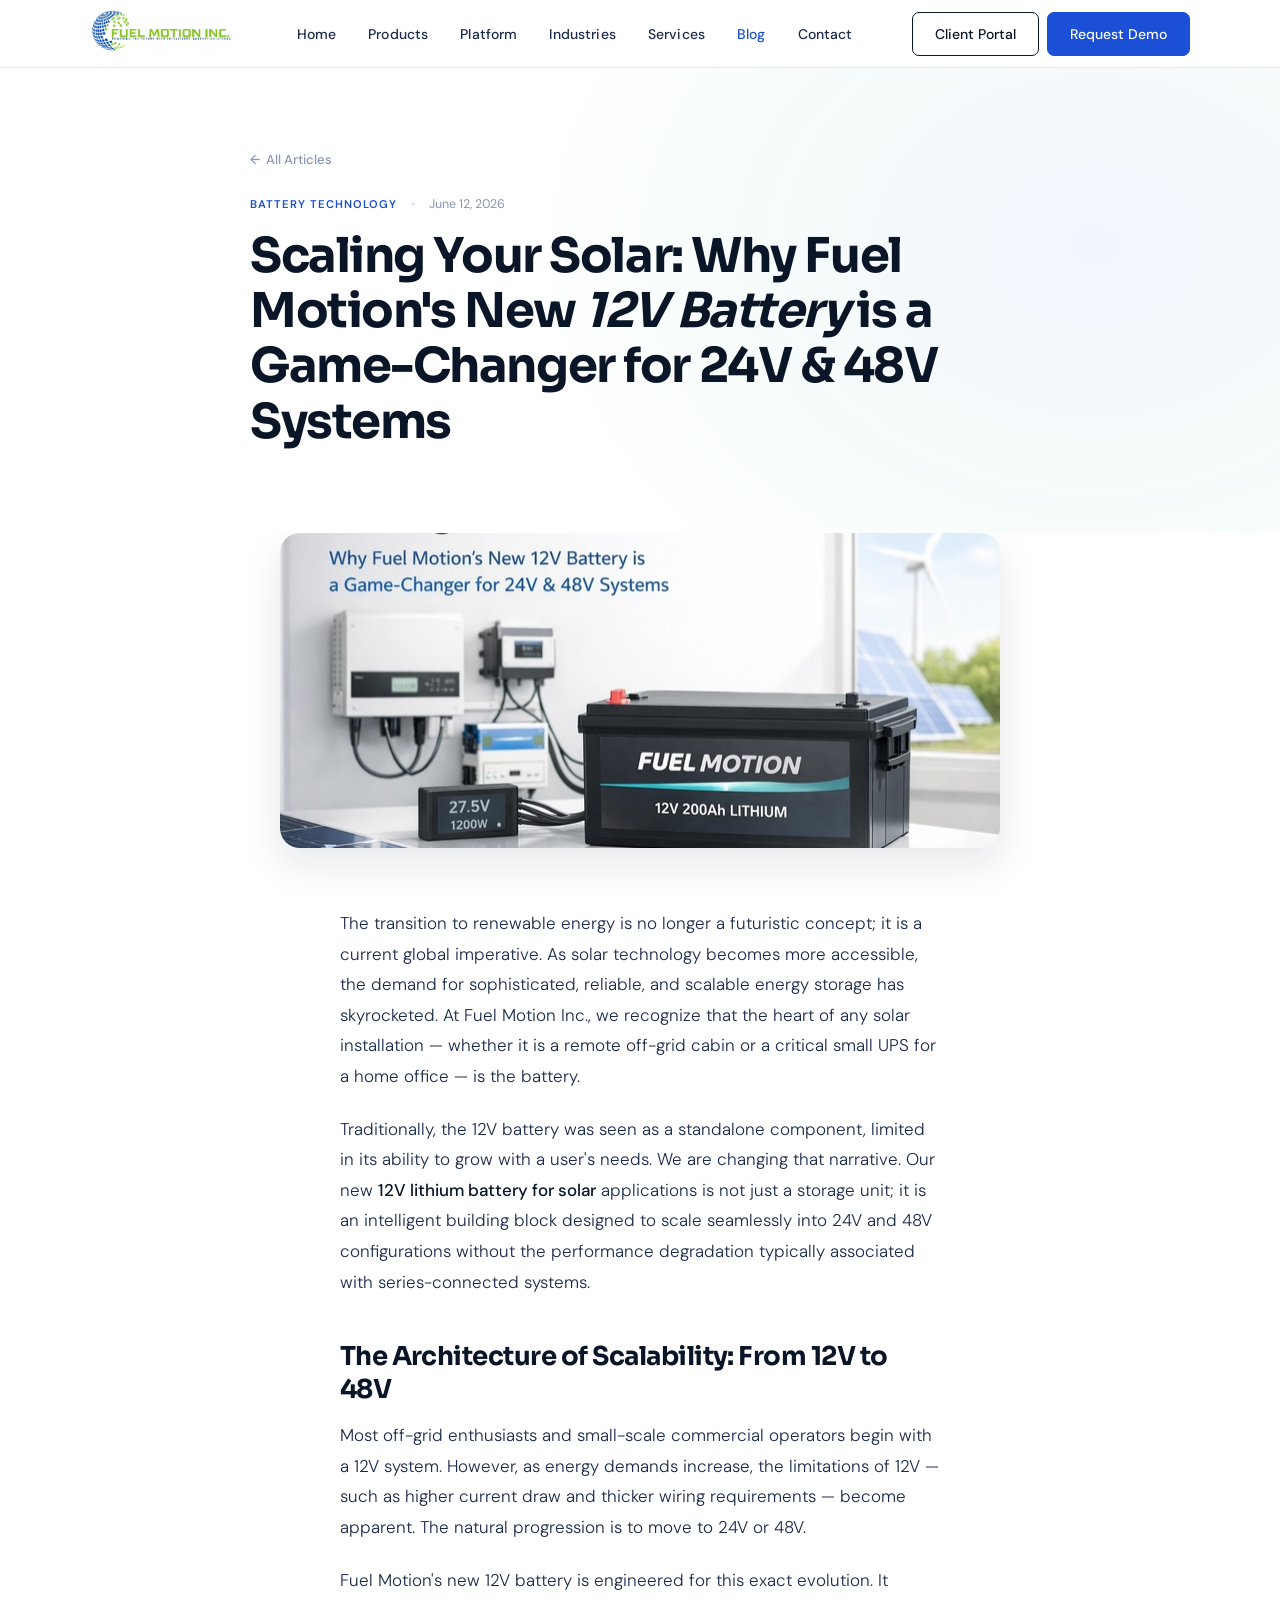
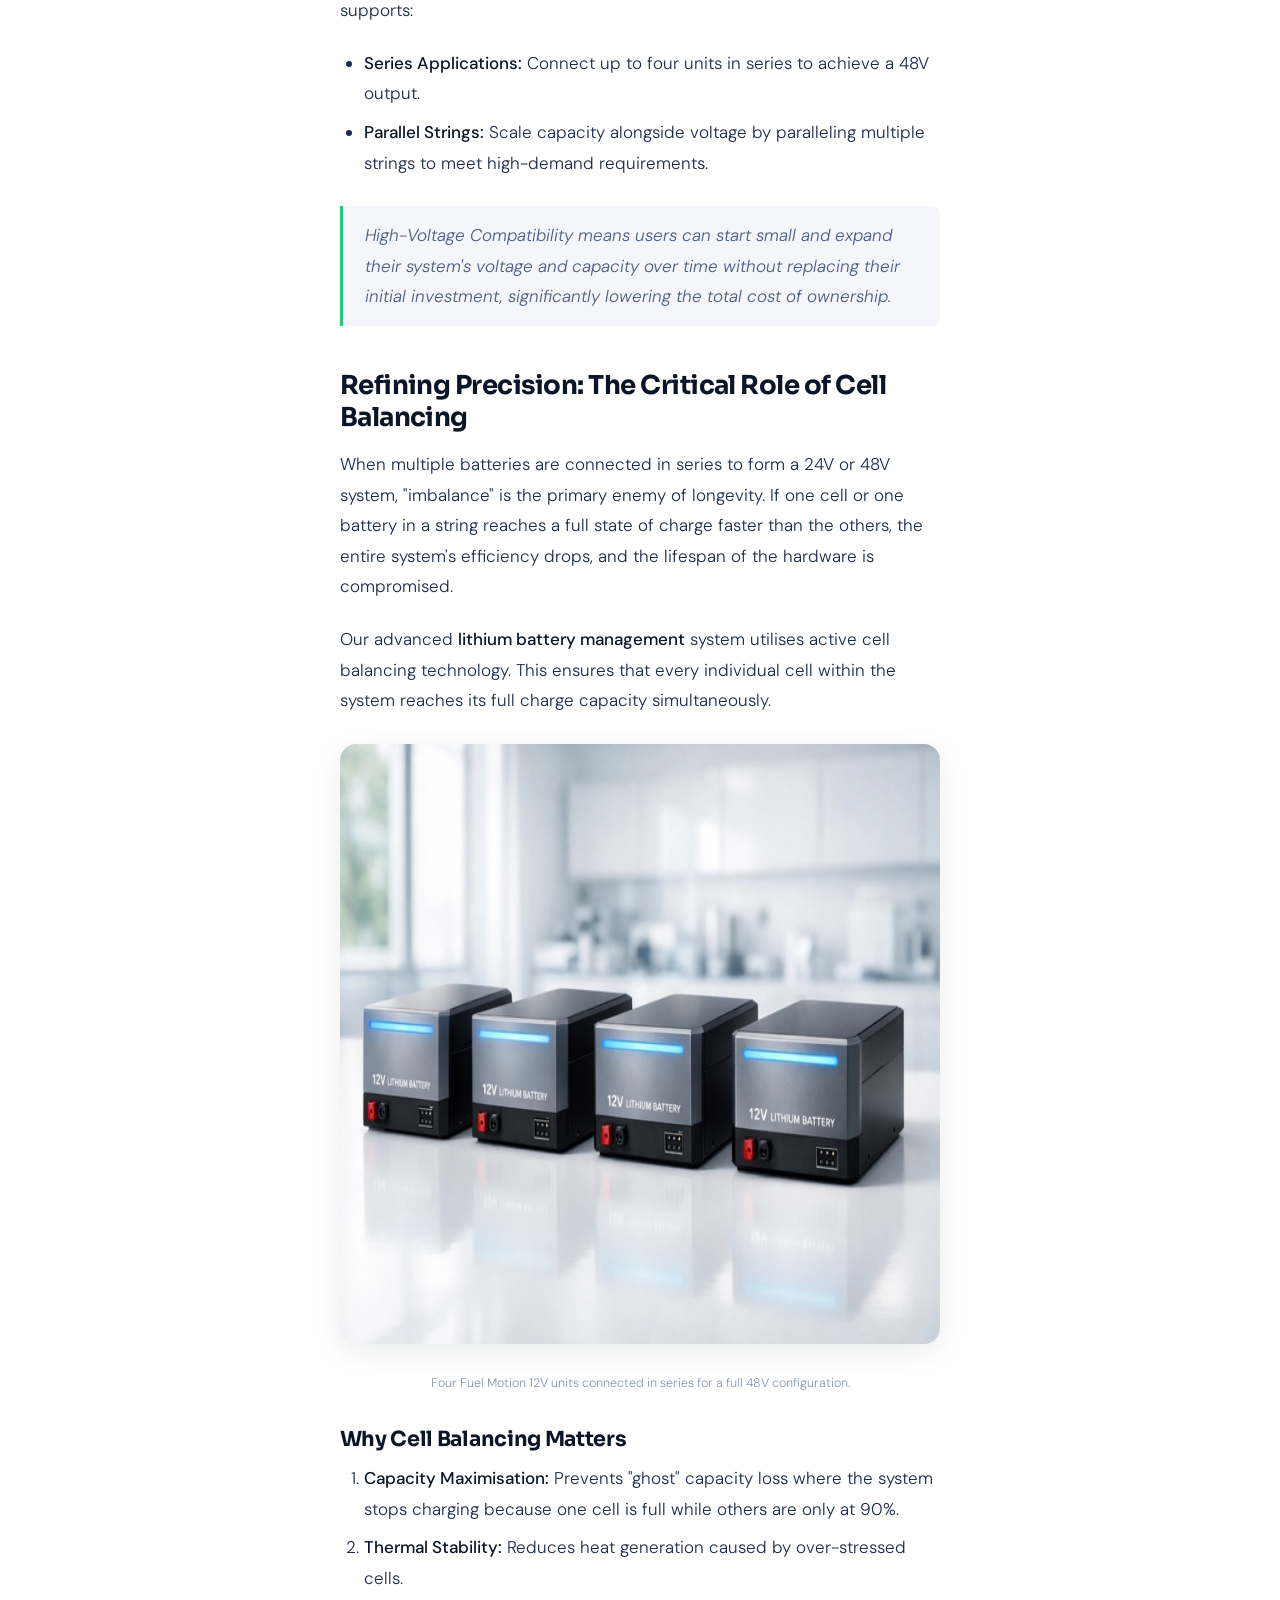
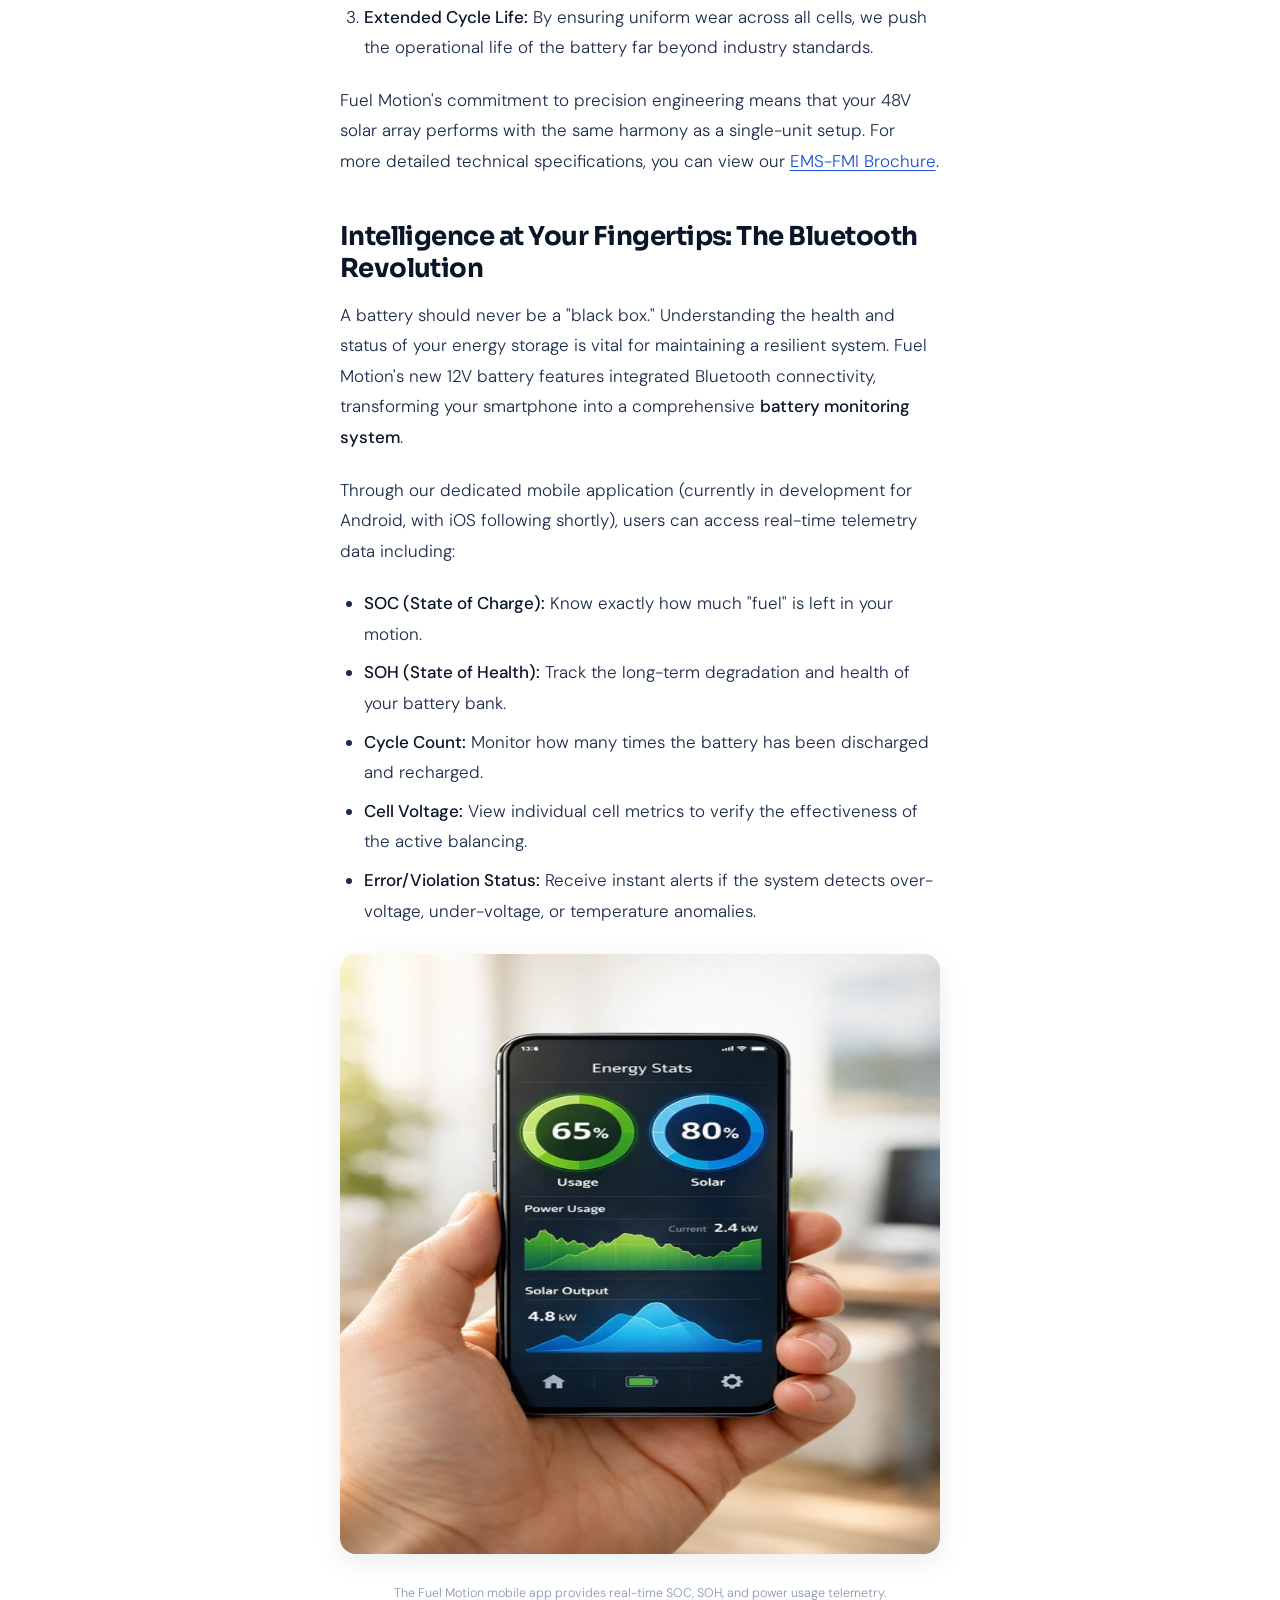
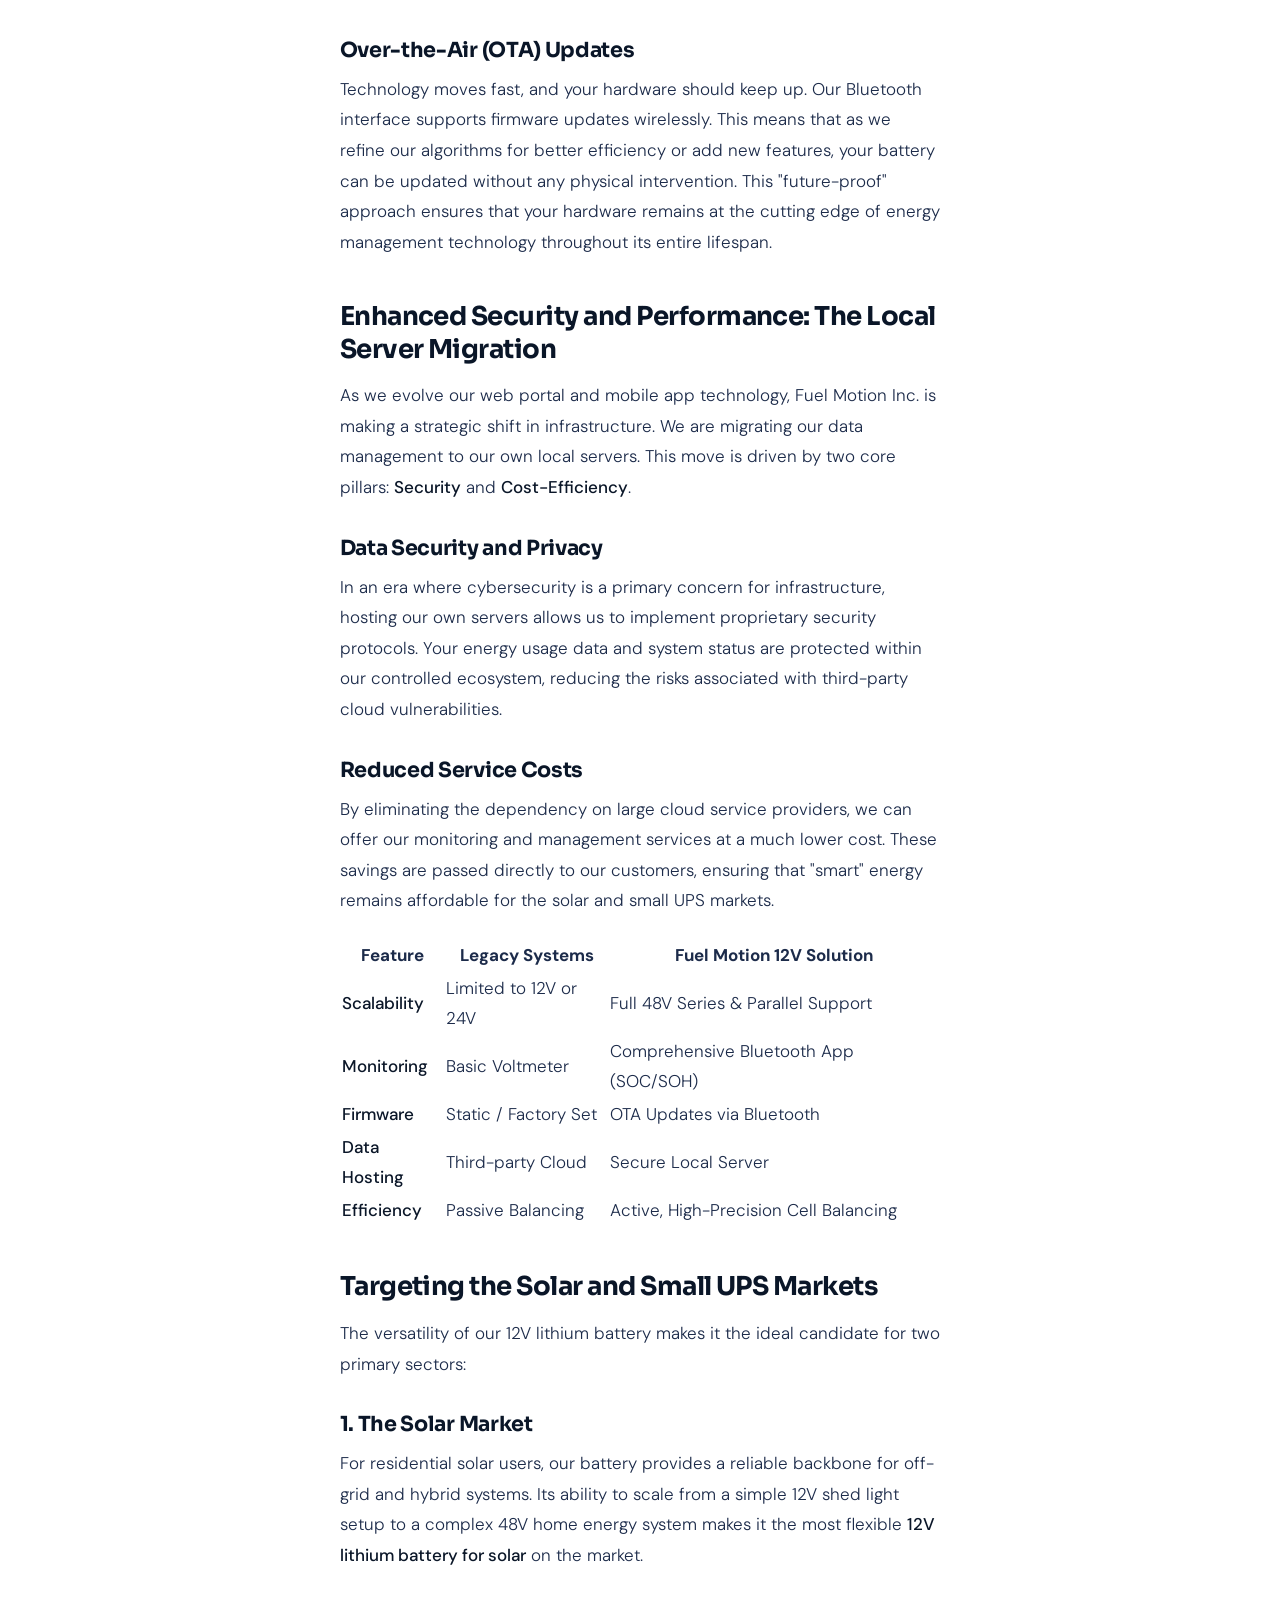
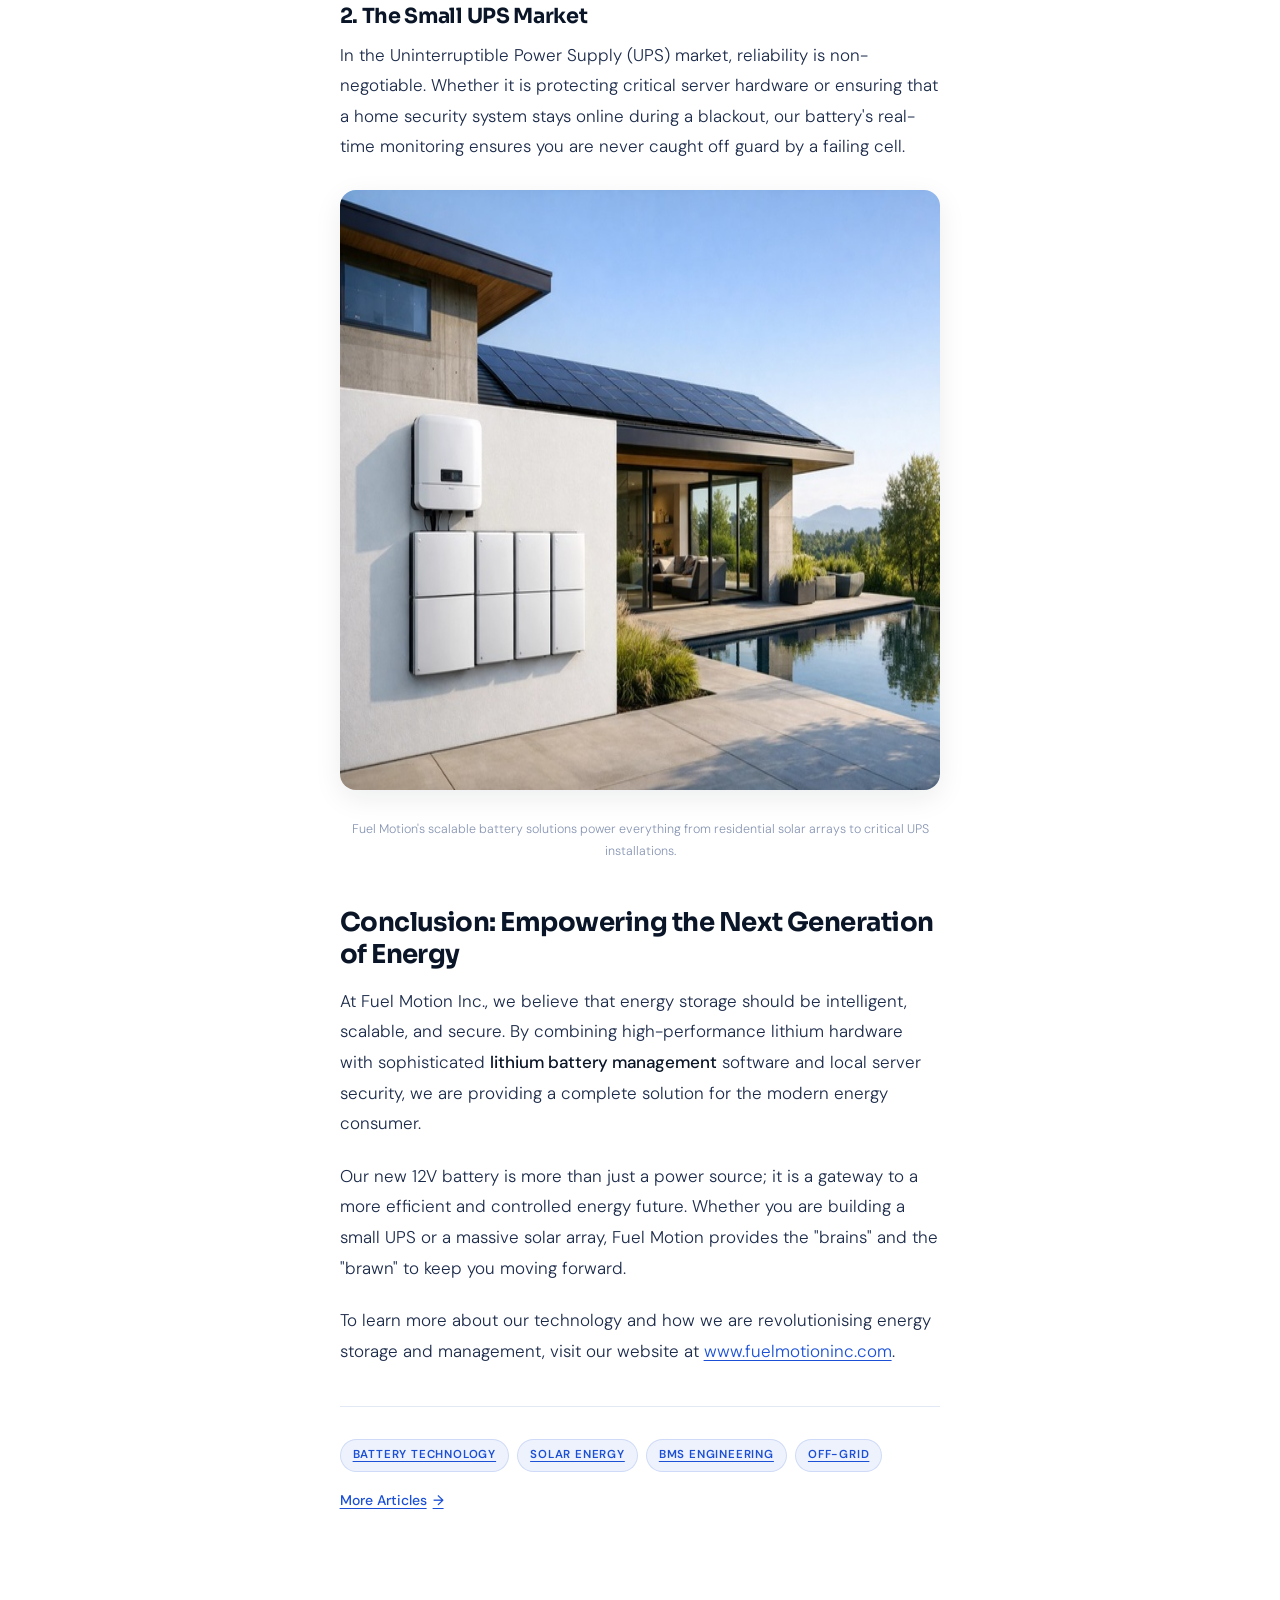
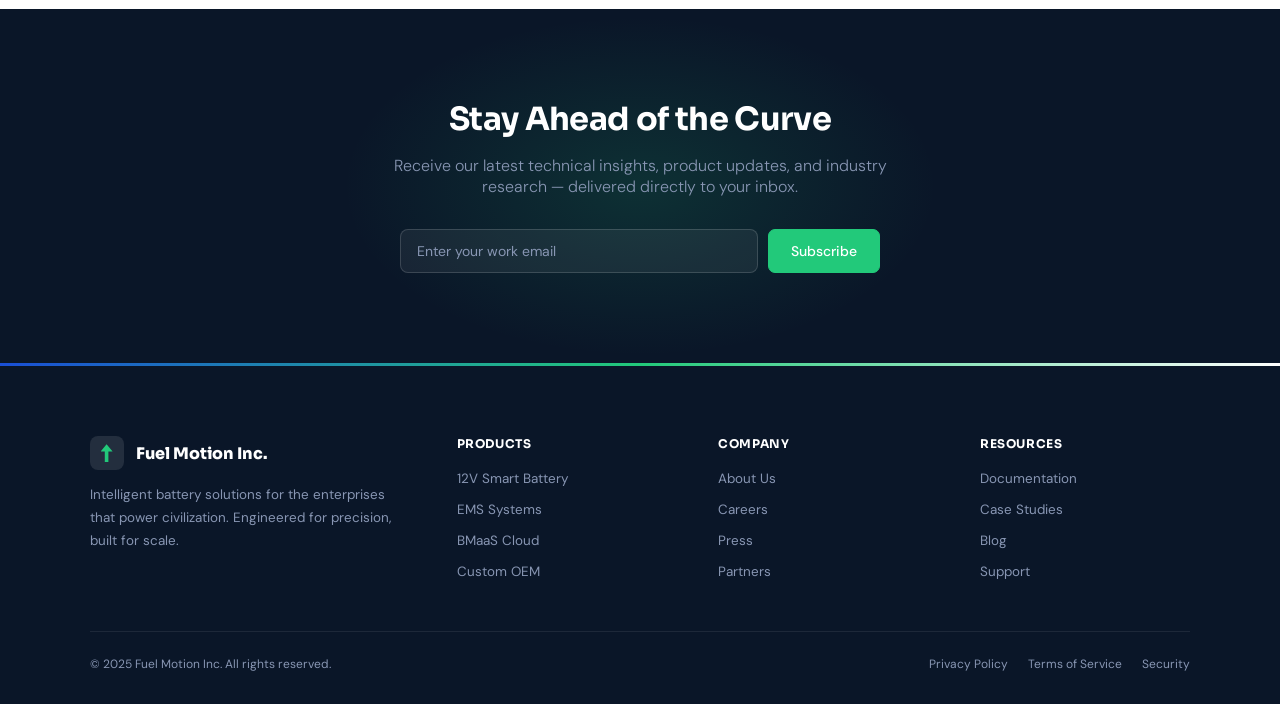
<file: blog/blog-post-scaling-solar 1.html>
<!doctype html>
<html lang="en">
  <head>
    <meta charset="UTF-8" />
    <meta name="viewport" content="width=device-width, initial-scale=1.0" />
    <meta
      name="description"
      content="Discover how Fuel Motion's new 12V lithium battery scales seamlessly into 24V and 48V solar systems with active cell balancing and Bluetooth monitoring."
    />
    <meta property="og:type" content="article" />
    <meta
      property="og:title"
      content="Scaling Your Solar: Why Fuel Motion's New 12V Battery is a Game-Changer for 24V &amp; 48V Systems — Fuel Motion Inc."
    />
    <meta
      property="og:description"
      content="Discover how Fuel Motion's new 12V lithium battery scales seamlessly into 24V and 48V solar systems with active cell balancing and Bluetooth monitoring."
    />
    <meta property="og:image" content="../assets/blog/scaling-solar-hero.jpg" />
    <title>
      Scaling Your Solar: Why Fuel Motion's New 12V Battery is a Game-Changer
      for 24V &amp; 48V Systems — Fuel Motion Inc.
    </title>
    <link rel="preconnect" href="https://fonts.googleapis.com" />
    <link
      href="https://fonts.googleapis.com/css2?family=Sora:wght@600;700;800&family=DM+Sans:ital,wght@0,300;0,400;0,500;1,300&display=swap"
      rel="stylesheet"
    />
    <link rel="stylesheet" href="../css/blog.css" />
    <link rel="stylesheet" href="../css/blog-post.css" />
  </head>
  <body>
    <!-- ─── NAVBAR ─── -->
    <header class="navbar" role="banner">
      <a
        href="../index.html"
        class="nav-logo"
        aria-label="Fuel Motion Inc. Home"
      >
        <img src="../assets/fmi logo.jpeg" alt="Fuel Motion Inc." />
      </a>
      <nav aria-label="Main navigation">
        <ul class="nav-links" role="list">
          <li><a href="../index.html#home">Home</a></li>
          <li><a href="../index.html#products">Products</a></li>
          <li><a href="../index.html#platform">Platform</a></li>
          <li><a href="../index.html#industries">Industries</a></li>
          <li><a href="../index.html#services">Services</a></li>
          <li><a href="index.html" class="active">Blog</a></li>
          <li><a href="../index.html#contact">Contact</a></li>
        </ul>
      </nav>
      <div class="nav-ctas">
        <a href="../index.html#contact" class="btn btn-outline"
          >Client Portal</a
        >
        <a href="../index.html#contact" class="btn btn-primary">Request Demo</a>
      </div>
      <button
        class="nav-toggle"
        aria-label="Toggle menu"
        aria-expanded="false"
        aria-controls="mobile-drawer"
      >
        <span></span><span></span><span></span>
      </button>
    </header>

    <div class="nav-drawer" id="mobile-drawer" aria-hidden="true">
      <ul role="list">
        <li><a href="../index.html#home">Home</a></li>
        <li><a href="../index.html#products">Products</a></li>
        <li><a href="../index.html#platform">Platform</a></li>
        <li><a href="../index.html#industries">Industries</a></li>
        <li><a href="../index.html#services">Services</a></li>
        <li><a href="index.html">Blog</a></li>
        <li><a href="../index.html#contact">Contact</a></li>
      </ul>
      <div class="nav-drawer-ctas">
        <a href="../index.html#contact" class="btn btn-outline"
          >Client Portal</a
        >
        <a href="../index.html#contact" class="btn btn-primary">Request Demo</a>
      </div>
    </div>

    <main>
      <!-- ─── POST HERO ─── -->
      <section class="post-hero" aria-labelledby="post-heading">
        <div class="post-hero-inner fade-up">
          <a
            href="index.html"
            class="post-back"
            aria-label="Back to all articles"
          >
            <span class="arrow-left" aria-hidden="true">←</span> All Articles
          </a>

          <div class="post-meta">
            <span class="post-category">Battery Technology</span>
            <span class="post-meta-sep" aria-hidden="true"></span>
            <time class="post-date" datetime="2025-06-15">June 12, 2026</time>
          </div>

          <h1 id="post-heading">
            Scaling Your Solar: Why Fuel Motion's New <em>12V Battery</em> is a
            Game-Changer for 24V &amp; 48V Systems
          </h1>
        </div>
      </section>

      <!-- ─── HERO IMAGE ─── -->
      <div
        class="post-hero-img-wrap fade-up"
        role="img"
        aria-label="Fuel Motion 12V 200Ah Lithium battery connected to a solar panel array and charge controller"
      >
        <img
          src="../assets/blog/blog-post-scaling-solar 1/scaling-solar-hero.jpg"
          alt="Fuel Motion 12V 200Ah Lithium battery connected to solar panels and a 27.5V 1200W charge controller"
          loading="eager"
          
        />
        <!--width="1600"
          height="700"-->
          
        <!--<figure>
            <img
              src="../assets/blog/blog-post-scaling-solar 1/scaling-solar-hero.jpg"
              alt="Fuel Motion 12V 200Ah Lithium battery connected to solar panels and a 27.5V 1200W charge controller"
              loading="eager"
              width="900"
              height="600"
            />
          </figure>-->
        
      </div>

      <!-- ─── ARTICLE CONTENT ─── -->
      <div class="post-body-wrap">
        <article class="post-body fade-up" aria-label="Article body">
          <p>
            The transition to renewable energy is no longer a futuristic
            concept; it is a current global imperative. As solar technology
            becomes more accessible, the demand for sophisticated, reliable, and
            scalable energy storage has skyrocketed. At Fuel Motion Inc., we
            recognize that the heart of any solar installation — whether it is a
            remote off-grid cabin or a critical small UPS for a home office — is
            the battery.
          </p>

          <p>
            Traditionally, the 12V battery was seen as a standalone component,
            limited in its ability to grow with a user's needs. We are changing
            that narrative. Our new
            <strong>12V lithium battery for solar</strong> applications is not
            just a storage unit; it is an intelligent building block designed to
            scale seamlessly into 24V and 48V configurations without the
            performance degradation typically associated with series-connected
            systems.
          </p>

          <h2>The Architecture of Scalability: From 12V to 48V</h2>

          <p>
            Most off-grid enthusiasts and small-scale commercial operators begin
            with a 12V system. However, as energy demands increase, the
            limitations of 12V — such as higher current draw and thicker wiring
            requirements — become apparent. The natural progression is to move
            to 24V or 48V.
          </p>

          <p>
            Fuel Motion's new 12V battery is engineered for this exact
            evolution. It supports:
          </p>

          <ul>
            <li>
              <strong>Series Applications:</strong> Connect up to four units in
              series to achieve a 48V output.
            </li>
            <li>
              <strong>Parallel Strings:</strong> Scale capacity alongside
              voltage by paralleling multiple strings to meet high-demand
              requirements.
            </li>
          </ul>

          <blockquote>
            High-Voltage Compatibility means users can start small and expand
            their system's voltage and capacity over time without replacing
            their initial investment, significantly lowering the total cost of
            ownership.
          </blockquote>

          <h2>Refining Precision: The Critical Role of Cell Balancing</h2>

          <p>
            When multiple batteries are connected in series to form a 24V or 48V
            system, "imbalance" is the primary enemy of longevity. If one cell
            or one battery in a string reaches a full state of charge faster
            than the others, the entire system's efficiency drops, and the
            lifespan of the hardware is compromised.
          </p>

          <p>
            Our advanced <strong>lithium battery management</strong> system
            utilises active cell balancing technology. This ensures that every
            individual cell within the system reaches its full charge capacity
            simultaneously.
          </p>

          <figure>
            <img
              src="../assets/blog/blog-post-scaling-solar 1/scaling-solar-battery-bank.jpg"
              alt="Four Fuel Motion 12V lithium battery units arranged side by side to form a scalable battery bank"
              loading="lazy"
              width="900"
              height="600"
            />
            <figcaption>
              Four Fuel Motion 12V units connected in series for a full 48V
              configuration.
            </figcaption>
          </figure>

          <h3>Why Cell Balancing Matters</h3>

          <ol>
            <li>
              <strong>Capacity Maximisation:</strong> Prevents "ghost" capacity
              loss where the system stops charging because one cell is full
              while others are only at 90%.
            </li>
            <li>
              <strong>Thermal Stability:</strong> Reduces heat generation caused
              by over-stressed cells.
            </li>
            <li>
              <strong>Extended Cycle Life:</strong> By ensuring uniform wear
              across all cells, we push the operational life of the battery far
              beyond industry standards.
            </li>
          </ol>

          <p>
            Fuel Motion's commitment to precision engineering means that your
            48V solar array performs with the same harmony as a single-unit
            setup. For more detailed technical specifications, you can view our
            <a href="#">EMS-FMI Brochure</a>.
          </p>

          <h2>Intelligence at Your Fingertips: The Bluetooth Revolution</h2>

          <p>
            A battery should never be a "black box." Understanding the health
            and status of your energy storage is vital for maintaining a
            resilient system. Fuel Motion's new 12V battery features integrated
            Bluetooth connectivity, transforming your smartphone into a
            comprehensive <strong>battery monitoring system</strong>.
          </p>

          <p>
            Through our dedicated mobile application (currently in development
            for Android, with iOS following shortly), users can access real-time
            telemetry data including:
          </p>

          <ul>
            <li>
              <strong>SOC (State of Charge):</strong> Know exactly how much
              "fuel" is left in your motion.
            </li>
            <li>
              <strong>SOH (State of Health):</strong> Track the long-term
              degradation and health of your battery bank.
            </li>
            <li>
              <strong>Cycle Count:</strong> Monitor how many times the battery
              has been discharged and recharged.
            </li>
            <li>
              <strong>Cell Voltage:</strong> View individual cell metrics to
              verify the effectiveness of the active balancing.
            </li>
            <li>
              <strong>Error/Violation Status:</strong> Receive instant alerts if
              the system detects over-voltage, under-voltage, or temperature
              anomalies.
            </li>
          </ul>

          <figure>
            <img
              src="../assets/blog/blog-post-scaling-solar 1/scaling-solar-app.jpg"
              alt="Smartphone displaying the Fuel Motion energy monitoring app with 65% usage and 80% solar output readings"
              loading="lazy"
              width="900"
              height="600"
            />
            <figcaption>
              The Fuel Motion mobile app provides real-time SOC, SOH, and power
              usage telemetry.
            </figcaption>
          </figure>

          <h3>Over-the-Air (OTA) Updates</h3>

          <p>
            Technology moves fast, and your hardware should keep up. Our
            Bluetooth interface supports firmware updates wirelessly. This means
            that as we refine our algorithms for better efficiency or add new
            features, your battery can be updated without any physical
            intervention. This "future-proof" approach ensures that your
            hardware remains at the cutting edge of energy management technology
            throughout its entire lifespan.
          </p>

          <h2>Enhanced Security and Performance: The Local Server Migration</h2>

          <p>
            As we evolve our web portal and mobile app technology, Fuel Motion
            Inc. is making a strategic shift in infrastructure. We are migrating
            our data management to our own local servers. This move is driven by
            two core pillars: <strong>Security</strong> and
            <strong>Cost-Efficiency</strong>.
          </p>

          <h3>Data Security and Privacy</h3>

          <p>
            In an era where cybersecurity is a primary concern for
            infrastructure, hosting our own servers allows us to implement
            proprietary security protocols. Your energy usage data and system
            status are protected within our controlled ecosystem, reducing the
            risks associated with third-party cloud vulnerabilities.
          </p>

          <h3>Reduced Service Costs</h3>

          <p>
            By eliminating the dependency on large cloud service providers, we
            can offer our monitoring and management services at a much lower
            cost. These savings are passed directly to our customers, ensuring
            that "smart" energy remains affordable for the solar and small UPS
            markets.
          </p>

          <table>
            <thead>
              <tr>
                <th scope="col">Feature</th>
                <th scope="col">Legacy Systems</th>
                <th scope="col">Fuel Motion 12V Solution</th>
              </tr>
            </thead>
            <tbody>
              <tr>
                <td><strong>Scalability</strong></td>
                <td>Limited to 12V or 24V</td>
                <td>Full 48V Series &amp; Parallel Support</td>
              </tr>
              <tr>
                <td><strong>Monitoring</strong></td>
                <td>Basic Voltmeter</td>
                <td>Comprehensive Bluetooth App (SOC/SOH)</td>
              </tr>
              <tr>
                <td><strong>Firmware</strong></td>
                <td>Static / Factory Set</td>
                <td>OTA Updates via Bluetooth</td>
              </tr>
              <tr>
                <td><strong>Data Hosting</strong></td>
                <td>Third-party Cloud</td>
                <td>Secure Local Server</td>
              </tr>
              <tr>
                <td><strong>Efficiency</strong></td>
                <td>Passive Balancing</td>
                <td>Active, High-Precision Cell Balancing</td>
              </tr>
            </tbody>
          </table>

          <h2>Targeting the Solar and Small UPS Markets</h2>

          <p>
            The versatility of our 12V lithium battery makes it the ideal
            candidate for two primary sectors:
          </p>

          <h3>1. The Solar Market</h3>

          <p>
            For residential solar users, our battery provides a reliable
            backbone for off-grid and hybrid systems. Its ability to scale from
            a simple 12V shed light setup to a complex 48V home energy system
            makes it the most flexible
            <strong>12V lithium battery for solar</strong> on the market.
          </p>

          <h3>2. The Small UPS Market</h3>

          <p>
            In the Uninterruptible Power Supply (UPS) market, reliability is
            non-negotiable. Whether it is protecting critical server hardware or
            ensuring that a home security system stays online during a blackout,
            our battery's real-time monitoring ensures you are never caught off
            guard by a failing cell.
          </p>

          <figure>
            <img
              src="../assets/blog/blog-post-scaling-solar 1/scaling-solar-home.jpg"
              alt="Modern home with rooftop solar panels and wall-mounted battery storage units beside a swimming pool"
              loading="lazy"
              width="900"
              height="600"
            />
            <figcaption>
              Fuel Motion's scalable battery solutions power everything from
              residential solar arrays to critical UPS installations.
            </figcaption>
          </figure>

          <h2>Conclusion: Empowering the Next Generation of Energy</h2>

          <p>
            At Fuel Motion Inc., we believe that energy storage should be
            intelligent, scalable, and secure. By combining high-performance
            lithium hardware with sophisticated
            <strong>lithium battery management</strong> software and local
            server security, we are providing a complete solution for the modern
            energy consumer.
          </p>

          <p>
            Our new 12V battery is more than just a power source; it is a
            gateway to a more efficient and controlled energy future. Whether
            you are building a small UPS or a massive solar array, Fuel Motion
            provides the "brains" and the "brawn" to keep you moving forward.
          </p>

          <p>
            To learn more about our technology and how we are revolutionising
            energy storage and management, visit our website at
            <a
              href="https://www.fuelmotioninc.com"
              target="_blank"
              rel="noopener noreferrer"
              >www.fuelmotioninc.com</a
            >.
          </p>

          <!-- ─── Post footer: tags + CTA ─── -->
          <div class="post-footer">
            <div class="post-tags" aria-label="Article tags">
              <a href="index.html" class="post-tag">Battery Technology</a>
              <a href="index.html" class="post-tag">Solar Energy</a>
              <a href="index.html" class="post-tag">BMS Engineering</a>
              <a href="index.html" class="post-tag">Off-Grid</a>
            </div>
            <a
              href="index.html"
              class="read-link"
              aria-label="Browse more articles"
            >
              More Articles <span class="arrow" aria-hidden="true">→</span>
            </a>
          </div>
        </article>
      </div>

      <!-- ─── NEWSLETTER CTA ─── -->
      <div class="newsletter-cta" role="region" aria-label="Newsletter sign-up">
        <h2>Stay Ahead of the Curve</h2>
        <p>
          Receive our latest technical insights, product updates, and industry
          research — delivered directly to your inbox.
        </p>
        <div class="newsletter-form">
          <input
            type="email"
            class="newsletter-input"
            placeholder="Enter your work email"
            aria-label="Work email address"
          />
          <button class="btn btn-green">Subscribe</button>
        </div>
      </div>
    </main>

    <div class="green-line" aria-hidden="true"></div>

    <!-- ─── FOOTER ─── -->
    <footer role="contentinfo">
      <div class="footer-top">
        <div class="footer-brand">
          <div class="footer-logo">
            <div class="logo-icon" aria-hidden="true"></div>
            Fuel Motion Inc.
          </div>
          <p>
            Intelligent battery solutions for the enterprises that power
            civilization. Engineered for precision, built for scale.
          </p>
        </div>
        <div class="footer-cols">
          <div class="footer-col">
            <h5>Products</h5>
            <ul>
              <li><a href="#">12V Smart Battery</a></li>
              <li><a href="#">EMS Systems</a></li>
              <li><a href="#">BMaaS Cloud</a></li>
              <li><a href="#">Custom OEM</a></li>
            </ul>
          </div>
          <div class="footer-col">
            <h5>Company</h5>
            <ul>
              <li><a href="../about-us.html">About Us</a></li>
              <li><a href="../careers.html">Careers</a></li>
              <li><a href="#">Press</a></li>
              <li><a href="#">Partners</a></li>
            </ul>
          </div>
          <div class="footer-col">
            <h5>Resources</h5>
            <ul>
              <li><a href="#">Documentation</a></li>
              <li><a href="#">Case Studies</a></li>
              <li><a href="index.html">Blog</a></li>
              <li><a href="#">Support</a></li>
            </ul>
          </div>
        </div>
      </div>
      <div class="footer-bottom">
        <p class="footer-copy">© 2025 Fuel Motion Inc. All rights reserved.</p>
        <nav class="footer-links" aria-label="Footer legal links">
          <a href="#">Privacy Policy</a>
          <a href="#">Terms of Service</a>
          <a href="#">Security</a>
        </nav>
      </div>
    </footer>

    <!-- ─── JAVASCRIPT ─── -->
    <script>
      (function () {
        "use strict";

        /* Mobile nav drawer */
        var toggle = document.querySelector(".nav-toggle");
        var drawer = document.getElementById("mobile-drawer");
        var drawerLinks = drawer.querySelectorAll("a");

        function closeDrawer() {
          toggle.classList.remove("open");
          drawer.classList.remove("open");
          toggle.setAttribute("aria-expanded", "false");
          drawer.setAttribute("aria-hidden", "true");
          document.body.style.overflow = "";
        }

        toggle.addEventListener("click", function () {
          var isOpen = drawer.classList.toggle("open");
          toggle.classList.toggle("open", isOpen);
          toggle.setAttribute("aria-expanded", String(isOpen));
          drawer.setAttribute("aria-hidden", String(!isOpen));
          document.body.style.overflow = isOpen ? "hidden" : "";
        });

        drawerLinks.forEach(function (l) {
          l.addEventListener("click", closeDrawer);
        });

        document.addEventListener("keydown", function (e) {
          if (e.key === "Escape" && drawer.classList.contains("open")) {
            closeDrawer();
          }
        });

        /* Scroll-triggered fade-up animations */
        var fadeEls = document.querySelectorAll(".fade-up");

        var fadeObs = new IntersectionObserver(
          function (entries) {
            entries.forEach(function (e) {
              if (e.isIntersecting) {
                e.target.classList.add("visible");
                fadeObs.unobserve(e.target);
              }
            });
          },
          { threshold: 0.05, rootMargin: "0px 0px -20px 0px" },
        );

        fadeEls.forEach(function (el) {
          fadeObs.observe(el);
        });

        /* Re-check after fonts + layout are fully painted —
           fixes the file:// protocol timing issue where elements
           already in the viewport are missed on first observe. */
        window.addEventListener("load", function () {
          fadeEls.forEach(function (el) {
            var rect = el.getBoundingClientRect();
            if (rect.top < window.innerHeight && rect.bottom > 0) {
              el.classList.add("visible");
            }
          });
        });
      })();
    </script>
  </body>
</html>
</file>
<file: css/style.css>
/* ─── RESET & BASE ─── */
      *,
      *::before,
      *::after {
        box-sizing: border-box;
        margin: 0;
        padding: 0;
      }
      :root {
        --navy: #0a1628;
        --blue: #1a4fd6;
        --blue-lt: #2d6ef0;
        --green: #22c97a;
        --green-dk: #17a361;
        --white: #ffffff;
        --off: #f4f6fb;
        --muted: #8896b3;
        --border: #e2e8f4;
        --text: #1c2b4a;
        --section-py: clamp(3rem, 8vw, 6.25rem);
        --section-px: clamp(1rem, 5vw, 5vw);
        --radius-card: 14px;
        --radius-img: clamp(10px, 1.5vw, 16px);
        --shadow-card: 0 16px 40px rgba(10, 22, 40, 0.1);
        --transition-base: 0.25s ease;
      }
      html {
        scroll-behavior: smooth;
      }
      body {
        font-family: "DM Sans", sans-serif;
        color: var(--text);
        background: var(--white);
        -webkit-font-smoothing: antialiased;
        overflow-x: hidden;
      }
      img {
        max-width: 100%;
        display: block;
      }

      /* ─── NAVBAR ─── */
      .navbar {
        position: fixed;
        top: 0;
        left: 0;
        right: 0;
        z-index: 200;
        display: flex;
        align-items: center;
        justify-content: space-between;
        padding: 0 var(--section-px);
        height: 68px;
        gap: 1rem;
        background: rgba(255, 255, 255, 0.96);
        backdrop-filter: blur(12px);
        -webkit-backdrop-filter: blur(12px);
        border-bottom: 1px solid var(--border);
      }
      .nav-logo img {
        height: 52px;
        width: auto;
        object-fit: contain;
      }
      .nav-links {
        display: none;
        align-items: center;
        gap: clamp(1rem, 2.5vw, 2.25rem);
        list-style: none;
      }
      .nav-links a {
        text-decoration: none;
        font-size: 0.875rem;
        font-weight: 500;
        color: var(--text);
        letter-spacing: 0.01em;
        transition: color 0.2s;
        white-space: nowrap;
      }
      .nav-links a:hover {
        color: var(--blue);
      }
      .nav-ctas {
        display: none;
        gap: 0.5rem;
        align-items: center;
      }
      .nav-toggle {
        display: flex;
        flex-direction: column;
        justify-content: center;
        gap: 5px;
        background: none;
        border: none;
        cursor: pointer;
        padding: 8px;
        min-width: 44px;
        min-height: 44px;
        margin-left: auto;
      }
      .nav-toggle span {
        display: block;
        width: 22px;
        height: 2px;
        background: var(--navy);
        border-radius: 2px;
        transition: all 0.3s ease;
        transform-origin: center;
      }
      .nav-toggle.open span:nth-child(1) {
        transform: translateY(7px) rotate(45deg);
      }
      .nav-toggle.open span:nth-child(2) {
        opacity: 0;
      }
      .nav-toggle.open span:nth-child(3) {
        transform: translateY(-7px) rotate(-45deg);
      }
      .nav-drawer {
        position: fixed;
        top: 68px;
        left: 0;
        right: 0;
        z-index: 199;
        background: rgba(255, 255, 255, 0.98);
        backdrop-filter: blur(12px);
        -webkit-backdrop-filter: blur(12px);
        border-bottom: 1px solid var(--border);
        padding: 1.25rem var(--section-px) 2rem;
        display: flex;
        flex-direction: column;
        gap: 1rem;
        transform: translateY(-120%);
        transition: transform 0.35s cubic-bezier(0.4, 0, 0.2, 1);
        box-shadow: 0 8px 32px rgba(10, 22, 40, 0.12);
      }
      .nav-drawer.open {
        transform: translateY(0);
      }
      .nav-drawer ul {
        list-style: none;
        display: flex;
        flex-direction: column;
      }
      .nav-drawer ul li a {
        display: block;
        padding: 0.875rem 0;
        font-size: 1rem;
        font-weight: 500;
        color: var(--text);
        text-decoration: none;
        border-bottom: 1px solid var(--border);
        transition: color 0.2s;
      }
      .nav-drawer ul li:last-child a {
        border-bottom: none;
      }
      .nav-drawer ul li a:hover {
        color: var(--blue);
      }
      .nav-drawer-ctas {
        display: flex;
        gap: 0.5rem;
        flex-wrap: wrap;
        padding-top: 1rem;
      }

      /* ─── BUTTONS ─── */
      .btn {
        display: inline-flex;
        align-items: center;
        justify-content: center;
        gap: 7px;
        padding: 0.625rem 1.375rem;
        font-family: "DM Sans", sans-serif;
        font-size: 0.875rem;
        font-weight: 500;
        border-radius: 7px;
        cursor: pointer;
        text-decoration: none;
        transition: all 0.2s ease;
        border: 1.5px solid transparent;
        white-space: nowrap;
        min-height: 44px;
      }
      .btn-primary {
        background: var(--blue);
        color: #fff;
        border-color: var(--blue);
      }
      .btn-primary:hover {
        background: var(--blue-lt);
        border-color: var(--blue-lt);
        transform: translateY(-1px);
        box-shadow: 0 6px 20px rgba(26, 79, 214, 0.25);
      }
      .btn-green {
        background: var(--green);
        color: #fff;
        border-color: var(--green);
      }
      .btn-green:hover {
        background: var(--green-dk);
        border-color: var(--green-dk);
        transform: translateY(-1px);
        box-shadow: 0 6px 20px rgba(34, 201, 122, 0.3);
      }
      .btn-outline {
        background: transparent;
        color: var(--navy);
        border-color: var(--navy);
      }
      .btn-outline:hover {
        background: var(--navy);
        color: #fff;
        transform: translateY(-1px);
      }
      .btn-outline-blue {
        background: transparent;
        color: var(--blue);
        border-color: var(--blue);
      }
      .btn-outline-blue:hover {
        background: var(--blue);
        color: #fff;
        transform: translateY(-1px);
      }
      .btn-outline-white {
        background: transparent;
        color: #fff;
        border: 1.5px solid rgba(255, 255, 255, 0.35);
      }
      .btn-outline-white:hover {
        background: rgba(255, 255, 255, 0.1);
        transform: translateY(-1px);
      }
      .btn-lg {
        padding: 0.875rem 2rem;
        font-size: 0.95rem;
        border-radius: 8px;
      }
      .btn-full {
        width: 100%;
      }

      /* ─── HERO ─── */
      .hero {
        padding-top: calc(68px + clamp(2rem, 6vw, 4rem));
        padding-bottom: clamp(2.5rem, 6vw, 5rem);
        padding-left: var(--section-px);
        padding-right: var(--section-px);
        background: var(--white);
        position: relative;
        overflow: hidden;
      }
      .hero::before {
        content: "";
        position: absolute;
        right: -10%;
        top: -10%;
        width: 70%;
        height: 130%;
        background: radial-gradient(
          ellipse at 60% 40%,
          rgba(26, 79, 214, 0.06) 0%,
          rgba(34, 201, 122, 0.04) 50%,
          transparent 70%
        );
        pointer-events: none;
      }
      .hero-inner {
        display: grid;
        grid-template-columns: 1fr;
        gap: clamp(2rem, 5vw, 3.75rem);
        align-items: center;
      }
      .hero-tag {
        display: inline-flex;
        align-items: center;
        gap: 8px;
        background: rgba(34, 201, 122, 0.1);
        border: 1px solid rgba(34, 201, 122, 0.3);
        color: var(--green-dk);
        padding: 5px 14px;
        border-radius: 100px;
        font-size: 0.75rem;
        font-weight: 500;
        letter-spacing: 0.06em;
        text-transform: uppercase;
        margin-bottom: 1.25rem;
      }
      .hero-tag span {
        width: 6px;
        height: 6px;
        background: var(--green);
        border-radius: 50%;
        display: inline-block;
        animation: pulse 2s infinite;
      }
      .hero h1 {
        font-family: "Sora", sans-serif;
        font-size: clamp(1.875rem, 5vw, 3.5rem);
        font-weight: 700;
        line-height: 1.15;
        color: var(--navy);
        margin-bottom: 1.25rem;
        letter-spacing: -0.03em;
      }
      .hero h1 em {
        font-style: normal;
        color: var(--blue);
      }
      .hero-desc {
        font-size: clamp(0.9375rem, 2vw, 1.05rem);
        line-height: 1.75;
        color: #4a5d82;
        margin-bottom: clamp(1.5rem, 4vw, 2.5rem);
        font-weight: 300;
      }
      .hero-ctas {
        display: flex;
        gap: 0.75rem;
        flex-wrap: wrap;
      }
      .hero-image {
        width: 100%;
        height: auto;
        aspect-ratio: 16/11;
        object-fit: cover;
        border-radius: clamp(12px, 2vw, 20px);
        box-shadow: 0 24px 64px rgba(10, 22, 40, 0.18);
      }

      /* ─── STATS BAR ─── */
      .stats-bar {
        background: var(--navy);
        padding: 0 var(--section-px);
      }
      .stats-inner {
        display: grid;
        grid-template-columns: repeat(2, 1fr);
        border-top: 1px solid rgba(255, 255, 255, 0.08);
        border-bottom: 1px solid rgba(255, 255, 255, 0.08);
      }
      .stat-item {
        display: flex;
        align-items: center;
        gap: 0.875rem;
        padding: clamp(1.25rem, 3vw, 2.5rem) clamp(0.75rem, 2vw, 1.5rem);
        border-right: 1px solid rgba(255, 255, 255, 0.08);
        border-bottom: 1px solid rgba(255, 255, 255, 0.08);
      }
      .stat-item:nth-child(2n) {
        border-right: none;
      }
      .stat-icon {
        width: 40px;
        height: 40px;
        flex-shrink: 0;
        background: rgba(255, 255, 255, 0.06);
        border: 1px solid rgba(255, 255, 255, 0.1);
        border-radius: 10px;
        display: flex;
        align-items: center;
        justify-content: center;
        font-size: 1.1rem;
      }
      .stat-val {
        font-family: "Sora", sans-serif;
        font-size: clamp(1rem, 2.5vw, 1.4rem);
        font-weight: 800;
        color: #fff;
        line-height: 1;
      }
      .stat-val span {
        color: var(--green);
      }
      .stat-desc {
        font-size: 0.75rem;
        color: #8896b3;
        margin-top: 3px;
      }

      /* ─── SECTION BASE ─── */
      section {
        padding: var(--section-py) var(--section-px);
      }
      .section-tag {
        display: inline-block;
        font-size: 0.72rem;
        font-weight: 600;
        letter-spacing: 0.1em;
        text-transform: uppercase;
        color: var(--blue);
        margin-bottom: 0.875rem;
      }
      .section-title {
        font-family: "Sora", sans-serif;
        font-size: clamp(1.375rem, 3vw, 2rem);
        font-weight: 700;
        color: var(--navy);
        line-height: 1.2;
        letter-spacing: -0.02em;
        margin-bottom: 0.875rem;
      }
      .section-sub {
        font-size: clamp(0.9rem, 1.8vw, 1rem);
        color: #4a5d82;
        line-height: 1.7;
        font-weight: 300;
      }
      .section-head {
        margin-bottom: clamp(2rem, 5vw, 3.75rem);
      }
      .section-head.centered {
        text-align: center;
      }
      .section-cta-inline {
        display: flex;
        gap: 0.75rem;
        flex-wrap: wrap;
        margin-top: clamp(1.75rem, 4vw, 2.75rem);
      }

      /* ─── PLATFORM ─── */
      .platform {
        background: var(--off);
      }
      .platform-layout {
        display: grid;
        grid-template-columns: 1fr;
        gap: clamp(2rem, 5vw, 3.75rem);
        align-items: start;
        margin-bottom: clamp(2rem, 4vw, 3rem);
      }
      .platform-features {
        display: flex;
        flex-direction: column;
        gap: 1.25rem;
      }
      .platform-feature-item {
        display: flex;
        align-items: flex-start;
        gap: 1rem;
      }
      .pf-icon {
        width: 40px;
        height: 40px;
        flex-shrink: 0;
        background: rgba(26, 79, 214, 0.08);
        border-radius: 10px;
        display: flex;
        align-items: center;
        justify-content: center;
        font-size: 1.05rem;
      }
      .pf-title {
        font-family: "Sora", sans-serif;
        font-size: 0.9rem;
        font-weight: 700;
        color: var(--navy);
        margin-bottom: 3px;
      }
      .pf-desc {
        font-size: 0.82rem;
        color: #4a5d82;
        line-height: 1.6;
      }
      .platform-dashboard {
        background: var(--navy);
        border-radius: clamp(12px, 2vw, 20px);
        padding: clamp(1.25rem, 3vw, 2rem);
        position: relative;
        overflow: hidden;
      }
      .platform-dashboard::before {
        content: "";
        position: absolute;
        bottom: -20%;
        right: -15%;
        width: 50%;
        height: 50%;
        background: radial-gradient(
          circle,
          rgba(34, 201, 122, 0.2) 0%,
          transparent 70%
        );
        pointer-events: none;
      }
      .dash-header {
        display: flex;
        justify-content: space-between;
        align-items: center;
        margin-bottom: 1.25rem;
      }
      .dash-title {
        font-size: 0.7rem;
        text-transform: uppercase;
        letter-spacing: 0.1em;
        color: #8896b3;
        font-weight: 500;
      }
      .dash-badge {
        font-size: 0.7rem;
        color: var(--green);
        font-weight: 600;
      }
      .dash-kpis {
        display: grid;
        grid-template-columns: repeat(2, 1fr);
        gap: 0.625rem;
        margin-bottom: 1.25rem;
      }
      .dash-kpi {
        background: rgba(255, 255, 255, 0.05);
        border: 1px solid rgba(255, 255, 255, 0.08);
        border-radius: 10px;
        padding: 0.75rem;
        text-align: center;
      }
      .dash-kpi-val {
        font-family: "Sora", sans-serif;
        font-size: 1rem;
        font-weight: 700;
        color: #fff;
      }
      .dash-kpi-val.green {
        color: var(--green);
      }
      .dash-kpi-key {
        font-size: 0.65rem;
        color: #8896b3;
        margin-top: 2px;
      }
      .dash-bars {
        display: flex;
        flex-direction: column;
        gap: 0.625rem;
      }
      .dash-bar-row {
        display: flex;
        align-items: center;
        gap: 0.625rem;
      }
      .dash-bar-row > span {
        font-size: 0.73rem;
        color: #8896b3;
        min-width: 68px;
      }
      .dash-pct {
        min-width: 30px;
        text-align: right;
        color: #fff;
        font-size: 0.73rem;
        font-weight: 600;
      }
      .dash-track {
        flex: 1;
        height: 5px;
        background: rgba(255, 255, 255, 0.08);
        border-radius: 10px;
        overflow: hidden;
      }
      .dash-fill {
        height: 100%;
        border-radius: 10px;
        background: linear-gradient(90deg, var(--blue), var(--green));
        animation: fillBar 1.5s ease forwards;
      }
      .dash-footer {
        font-size: 0.7rem;
        color: #8896b3;
        margin-top: 1rem;
        text-align: center;
      }

      /* ═══════════════════════════════════════════════════
         PRODUCTS SECTION — Enhanced with Modal
      ═══════════════════════════════════════════════════ */
      .products-grid {
        display: grid;
        grid-template-columns: repeat(auto-fit, minmax(min(100%, 260px), 1fr));
        gap: 1.25rem;
      }

      /* ── Product Card ── */
      .product-card {
        background: var(--white);
        border: 1px solid var(--border);
        border-radius: var(--radius-card);
        padding: clamp(1.25rem, 3vw, 2rem);
        transition:
          transform var(--transition-base),
          box-shadow var(--transition-base);
        position: relative;
        overflow: hidden;
        display: flex;
        flex-direction: column;
      }
      .product-card::after {
        content: "";
        position: absolute;
        bottom: 0;
        left: 0;
        right: 0;
        height: 3px;
        background: linear-gradient(90deg, var(--blue), var(--green));
        transform: scaleX(0);
        transform-origin: left;
        transition: transform 0.3s ease;
      }
      .product-card:hover {
        transform: translateY(-4px);
        box-shadow: var(--shadow-card);
      }
      .product-card:hover::after {
        transform: scaleX(1);
      }

      .product-card-thumb {
        width: 100%;
        aspect-ratio: 16 / 9;
        object-fit: cover;
        border-radius: var(--radius-img);
        margin-bottom: 1.25rem;
        background: var(--off);
      }

      .product-icon {
        width: 48px;
        height: 48px;
        border-radius: 12px;
        display: flex;
        align-items: center;
        justify-content: center;
        font-size: 1.3rem;
        margin-bottom: 1.125rem;
      }
      .icon-blue {
        background: rgba(26, 79, 214, 0.1);
      }
      .icon-green {
        background: rgba(34, 201, 122, 0.1);
      }
      .icon-navy {
        background: rgba(10, 22, 40, 0.07);
      }
      .product-card h3 {
        font-family: "Sora", sans-serif;
        font-size: 1rem;
        font-weight: 700;
        color: var(--navy);
        margin-bottom: 5px;
      }
      .product-badge {
        font-size: 0.67rem;
        font-weight: 600;
        letter-spacing: 0.05em;
        color: var(--muted);
        text-transform: uppercase;
        margin-bottom: 0.75rem;
      }
      .product-card p {
        font-size: 0.875rem;
        color: #4a5d82;
        line-height: 1.65;
        margin-bottom: 1.25rem;
        flex: 1;
      }

      /* The "Learn More" button — styled as the existing product-link but now a real <button> */
      .product-learn-btn {
        display: inline-flex;
        align-items: center;
        gap: 6px;
        font-family: "DM Sans", sans-serif;
        font-size: 0.875rem;
        font-weight: 500;
        color: var(--blue);
        background: none;
        border: none;
        cursor: pointer;
        padding: 0;
        transition:
          gap 0.2s ease,
          color 0.2s ease;
        min-height: 44px;
        margin-top: auto;
      }
      .product-learn-btn:hover {
        gap: 10px;
        color: var(--blue-lt);
      }
      .product-learn-btn:focus-visible {
        outline: 2px solid var(--blue);
        outline-offset: 3px;
        border-radius: 4px;
      }
      .product-learn-btn .arrow {
        transition: transform 0.2s ease;
        display: inline-block;
      }
      .product-learn-btn:hover .arrow {
        transform: translateX(3px);
      }

      /* ═══════════════════════════════════════
         PRODUCT MODAL OVERLAY
      ═══════════════════════════════════════ */
      .modal-overlay {
        position: fixed;
        inset: 0;
        z-index: 400;
        background: rgba(10, 22, 40, 0.72);
        backdrop-filter: blur(6px);
        -webkit-backdrop-filter: blur(6px);
        display: flex;
        align-items: flex-end; /* mobile: sheet from bottom */
        justify-content: center;
        padding: 0;
        opacity: 0;
        pointer-events: none;
        transition: opacity 0.3s ease;
      }
      .modal-overlay.is-open {
        opacity: 1;
        pointer-events: all;
      }

      /* ── Modal panel ── */
      .modal-panel {
        background: var(--white);
        width: 100%;
        max-height: 92dvh; /* leave a sliver of overlay visible */
        overflow-y: auto;
        overscroll-behavior: contain;
        -webkit-overflow-scrolling: touch;
        border-radius: 20px 20px 0 0; /* bottom sheet on mobile */
        padding: clamp(1.25rem, 4vw, 2.5rem);
        position: relative;
        transform: translateY(40px);
        transition: transform 0.38s cubic-bezier(0.34, 1.28, 0.64, 1);
        /* Drag handle hint */
        padding-top: calc(clamp(1.25rem, 4vw, 2.5rem) + 16px);
      }
      .modal-panel::before {
        content: "";
        position: absolute;
        top: 10px;
        left: 50%;
        transform: translateX(-50%);
        width: 40px;
        height: 4px;
        background: var(--border);
        border-radius: 4px;
      }
      .modal-overlay.is-open .modal-panel {
        transform: translateY(0);
      }

      /* ── Modal inner layout ── */
      .modal-inner {
        display: grid;
        grid-template-columns: 1fr;
        gap: clamp(1.25rem, 4vw, 2.5rem);
        max-width: 900px;
        margin: 0 auto;
      }

      /* Modal image */
      .modal-img-wrap {
        width: 100%;
        border-radius: var(--radius-img);
        overflow: hidden;
        background: var(--off);
        position: relative;
      }
      .modal-img-wrap img {
        width: 100%;
        height: auto;
        aspect-ratio: 4 / 3;
        object-fit: cover;
        display: block;
        transition: transform 0.5s ease;
      }
      .modal-img-wrap:hover img {
        transform: scale(1.02);
      }

      /* Modal image badge */
      .modal-img-badge {
        position: absolute;
        top: 0.875rem;
        left: 0.875rem;
        background: rgba(10, 22, 40, 0.78);
        backdrop-filter: blur(6px);
        color: var(--green);
        font-size: 0.68rem;
        font-weight: 700;
        letter-spacing: 0.08em;
        text-transform: uppercase;
        padding: 5px 12px;
        border-radius: 100px;
        border: 1px solid rgba(34, 201, 122, 0.3);
      }

      /* Modal content column */
      .modal-content {
      }

      .modal-tag {
        font-size: 0.7rem;
        font-weight: 600;
        letter-spacing: 0.1em;
        text-transform: uppercase;
        color: var(--muted);
        margin-bottom: 0.5rem;
      }
      .modal-title {
        font-family: "Sora", sans-serif;
        font-size: clamp(1.25rem, 3vw, 1.75rem);
        font-weight: 700;
        color: var(--navy);
        line-height: 1.2;
        letter-spacing: -0.02em;
        margin-bottom: 0.875rem;
      }
      .modal-desc {
        font-size: clamp(0.875rem, 1.8vw, 0.95rem);
        color: #4a5d82;
        line-height: 1.75;
        font-weight: 300;
        margin-bottom: clamp(1.25rem, 3vw, 1.75rem);
      }

      /* Key specs strip */
      .modal-specs {
        display: grid;
        grid-template-columns: repeat(2, 1fr);
        gap: 0.625rem;
        margin-bottom: clamp(1.25rem, 3vw, 1.75rem);
      }
      .modal-spec-item {
        background: var(--off);
        border: 1px solid var(--border);
        border-radius: 10px;
        padding: 0.75rem 0.875rem;
      }
      .modal-spec-val {
        font-family: "Sora", sans-serif;
        font-size: clamp(0.9rem, 2vw, 1.05rem);
        font-weight: 700;
        color: var(--navy);
        line-height: 1.2;
      }
      .modal-spec-key {
        font-size: 0.7rem;
        color: var(--muted);
        margin-top: 2px;
        font-weight: 400;
      }

      /* Feature list */
      .modal-features-title {
        font-family: "Sora", sans-serif;
        font-size: 0.8rem;
        font-weight: 700;
        color: var(--navy);
        text-transform: uppercase;
        letter-spacing: 0.06em;
        margin-bottom: 0.75rem;
      }
      .modal-features {
        list-style: none;
        display: flex;
        flex-direction: column;
        gap: 0.5rem;
        margin-bottom: clamp(1.5rem, 3vw, 2rem);
      }
      .modal-features li {
        display: flex;
        align-items: flex-start;
        gap: 0.625rem;
        font-size: 0.875rem;
        color: #4a5d82;
        line-height: 1.55;
      }
      .modal-features li::before {
        content: "";
        width: 18px;
        height: 18px;
        flex-shrink: 0;
        background: rgba(34, 201, 122, 0.12);
        border-radius: 5px;
        background-image: url("data:image/svg+xml,%3Csvg xmlns='http://www.w3.org/2000/svg' viewBox='0 0 12 12' fill='none'%3E%3Cpath d='M2 6l3 3 5-5' stroke='%2322c97a' stroke-width='1.8' stroke-linecap='round' stroke-linejoin='round'/%3E%3C/svg%3E");
        background-repeat: no-repeat;
        background-position: center;
        background-size: 12px;
        margin-top: 1px;
      }

      /* Modal CTA row */
      .modal-cta {
        display: flex;
        gap: 0.625rem;
        flex-wrap: wrap;
      }

      /* ── Close button ── */
      .modal-close {
        position: sticky;
        top: 0;
        float: right;
        width: 36px;
        height: 36px;
        background: var(--off);
        border: 1px solid var(--border);
        border-radius: 50%;
        cursor: pointer;
        display: flex;
        align-items: center;
        justify-content: center;
        font-size: 1.1rem;
        color: var(--navy);
        transition:
          background 0.2s,
          transform 0.2s;
        z-index: 2;
        margin-bottom: 0.75rem;
        /* visually sit top-right */
        margin-left: auto;
      }
      .modal-close:hover {
        background: var(--border);
        transform: rotate(90deg);
      }
      .modal-close:focus-visible {
        outline: 2px solid var(--blue);
        outline-offset: 2px;
      }

      /* ── Tablet & up: centered dialog ── */
      @media (min-width: 600px) {
        .modal-overlay {
          align-items: center;
          padding: clamp(1rem, 3vw, 2rem);
        }
        .modal-panel {
          border-radius: clamp(14px, 2vw, 20px);
          max-width: min(96vw, 960px);
          max-height: 90dvh;
          width: 100%;
          padding-top: clamp(1.5rem, 3vw, 2.5rem);
        }
        /* Hide drag handle on non-mobile */
        .modal-panel::before {
          display: none;
        }
      }

      @media (min-width: 720px) {
        .modal-inner {
          grid-template-columns: 1fr 1fr;
          align-items: start;
        }
        .modal-specs {
          grid-template-columns: repeat(2, 1fr);
        }
      }

      @media (min-width: 900px) {
        .modal-specs {
          grid-template-columns: repeat(4, 1fr);
        }
      }

      /* ─── INDUSTRIES ─── */
      .industries-grid {
        display: grid;
        grid-template-columns: 1fr;
        gap: 1rem;
      }
      .ind-card {
        border: 1px solid var(--border);
        border-radius: 12px;
        padding: 1.25rem;
        display: flex;
        align-items: flex-start;
        gap: 1rem;
        transition:
          border-color 0.2s,
          box-shadow 0.2s;
        background: var(--white);
      }
      .ind-card:hover {
        border-color: var(--blue);
        box-shadow: 0 8px 24px rgba(26, 79, 214, 0.1);
      }
      .ind-icon {
        font-size: 1.5rem;
        flex-shrink: 0;
      }
      .ind-card h4 {
        font-family: "Sora", sans-serif;
        font-size: 0.9rem;
        font-weight: 700;
        color: var(--navy);
        margin-bottom: 4px;
      }
      .ind-card p {
        font-size: 0.8rem;
        color: var(--muted);
        line-height: 1.55;
      }

      /* ─── MID CTA ─── */
      .mid-cta {
        background: var(--navy);
        text-align: center;
        padding: clamp(3rem, 8vw, 5.625rem) var(--section-px);
        position: relative;
        overflow: hidden;
      }
      .mid-cta::before {
        content: "";
        position: absolute;
        left: 50%;
        top: 50%;
        transform: translate(-50%, -50%);
        width: min(700px, 90%);
        height: 400px;
        background: radial-gradient(
          ellipse,
          rgba(34, 201, 122, 0.15) 0%,
          transparent 60%
        );
        pointer-events: none;
      }
      .mid-cta h2 {
        font-family: "Sora", sans-serif;
        font-size: clamp(1.375rem, 3vw, 2rem);
        font-weight: 700;
        color: #fff;
        margin-bottom: 1rem;
        letter-spacing: -0.02em;
        position: relative;
      }
      .mid-cta p {
        color: #8896b3;
        font-size: clamp(0.875rem, 1.8vw, 1rem);
        margin-bottom: 2rem;
        font-weight: 300;
        position: relative;
      }
      .mid-cta-btns {
        display: flex;
        gap: 0.75rem;
        justify-content: center;
        flex-wrap: wrap;
        position: relative;
      }

      /* ─── CLIENTS ─── */
      .clients {
        background: var(--white);
        padding: clamp(2.5rem, 5vw, 3.75rem) var(--section-px);
      }
      .clients-label {
        text-align: center;
        font-size: 0.75rem;
        letter-spacing: 0.12em;
        text-transform: uppercase;
        color: var(--muted);
        font-weight: 500;
        margin-bottom: 2rem;
      }
      .clients-row {
        display: flex;
        align-items: center;
        justify-content: center;
        gap: clamp(1.5rem, 4vw, 3.125rem);
        flex-wrap: wrap;
      }
      .client-logo {
        font-family: "Sora", sans-serif;
        font-size: 0.9rem;
        font-weight: 700;
        color: #c2cedf;
        letter-spacing: 0.02em;
        transition: color 0.2s;
      }
      .client-logo:hover {
        color: var(--navy);
      }

      /* ─── WHY US ─── */
      .why {
        background: var(--off);
      }
      .why-grid {
        display: grid;
        grid-template-columns: 1fr;
        gap: clamp(2rem, 5vw, 3.75rem);
        align-items: start;
      }
      .why-list {
        display: flex;
        flex-direction: column;
        gap: 1.5rem;
      }
      .why-item {
        display: flex;
        gap: 1.125rem;
      }
      .why-dot {
        width: 38px;
        height: 38px;
        flex-shrink: 0;
        border-radius: 10px;
        display: flex;
        align-items: center;
        justify-content: center;
        font-size: 0.95rem;
      }
      .why-dot.blue {
        background: rgba(26, 79, 214, 0.1);
      }
      .why-dot.green {
        background: rgba(34, 201, 122, 0.1);
      }
      .why-item h4 {
        font-family: "Sora", sans-serif;
        font-size: 0.9rem;
        font-weight: 700;
        color: var(--navy);
        margin-bottom: 4px;
      }
      .why-item p {
        font-size: 0.84rem;
        color: #4a5d82;
        line-height: 1.65;
      }
      .why-visual {
        background: var(--navy);
        border-radius: clamp(12px, 2vw, 20px);
        padding: clamp(1.5rem, 3vw, 2.5rem);
        position: relative;
        overflow: hidden;
      }
      .why-visual::before {
        content: "";
        position: absolute;
        top: -30%;
        right: -20%;
        width: 60%;
        height: 60%;
        background: radial-gradient(
          circle,
          rgba(26, 79, 214, 0.3) 0%,
          transparent 70%
        );
        pointer-events: none;
      }
      .sys-title {
        font-size: 0.7rem;
        text-transform: uppercase;
        letter-spacing: 0.1em;
        color: #8896b3;
        margin-bottom: 1.25rem;
        font-weight: 500;
      }
      .sys-row {
        display: flex;
        align-items: center;
        justify-content: space-between;
        background: rgba(255, 255, 255, 0.04);
        border: 1px solid rgba(255, 255, 255, 0.07);
        border-radius: 10px;
        padding: 0.875rem 1.125rem;
        margin-bottom: 0.625rem;
      }
      .sys-row-left {
        display: flex;
        align-items: center;
        gap: 0.75rem;
      }
      .sys-dot {
        width: 7px;
        height: 7px;
        border-radius: 50%;
        flex-shrink: 0;
      }
      .sys-dot.on {
        background: var(--green);
        box-shadow: 0 0 7px var(--green);
      }
      .sys-dot.idle {
        background: var(--blue);
      }
      .sys-name {
        font-size: 0.8rem;
        color: #d0daf0;
        font-weight: 400;
      }
      .sys-val {
        font-family: "Sora", sans-serif;
        font-size: 0.85rem;
        color: #fff;
        font-weight: 600;
        flex-shrink: 0;
      }

      /* ─── CONTACT FORM ─── */
      .form-cta {
        background: var(--white);
        display: grid;
        grid-template-columns: 1fr;
        gap: clamp(2rem, 5vw, 3.75rem);
      }
      .trust-items {
        display: flex;
        flex-direction: column;
        gap: 1rem;
        margin-top: 2rem;
      }
      .trust-item {
        display: flex;
        align-items: center;
        gap: 0.75rem;
        font-size: 0.875rem;
        color: #4a5d82;
      }
      .trust-check {
        width: 22px;
        height: 22px;
        flex-shrink: 0;
        background: rgba(34, 201, 122, 0.1);
        border-radius: 6px;
        display: flex;
        align-items: center;
        justify-content: center;
        font-size: 0.72rem;
        color: var(--green);
      }
      .contact-form {
        background: var(--off);
        border: 1px solid var(--border);
        border-radius: clamp(12px, 2vw, 20px);
        padding: clamp(1.5rem, 4vw, 2.5rem);
      }
      .form-title {
        font-family: "Sora", sans-serif;
        font-size: 1.15rem;
        font-weight: 700;
        color: var(--navy);
        margin-bottom: 5px;
      }
      .form-sub {
        font-size: 0.84rem;
        color: var(--muted);
        margin-bottom: 1.5rem;
      }
      .form-row {
        display: grid;
        grid-template-columns: 1fr;
        gap: 0;
      }
      .form-group {
        display: flex;
        flex-direction: column;
        gap: 5px;
        margin-bottom: 0.875rem;
      }
      .form-group label {
        font-size: 0.775rem;
        font-weight: 500;
        color: var(--text);
      }
      .form-group input,
      .form-group select,
      .form-group textarea {
        padding: 0.6875rem 0.875rem;
        border: 1.5px solid var(--border);
        border-radius: 8px;
        font-family: "DM Sans", sans-serif;
        font-size: 0.875rem;
        color: var(--text);
        background: var(--white);
        outline: none;
        transition: border-color 0.2s;
        min-height: 44px;
        width: 100%;
      }
      .form-group input:focus,
      .form-group select:focus,
      .form-group textarea:focus {
        border-color: var(--blue);
      }
      .form-group textarea {
        resize: vertical;
        min-height: 88px;
      }

      /* ─── FOOTER ─── */
      footer {
        background: var(--navy);
        padding: clamp(2.5rem, 6vw, 4.375rem) var(--section-px) 2rem;
      }
      .footer-top {
        display: grid;
        grid-template-columns: 1fr;
        gap: clamp(1.5rem, 4vw, 2rem);
        padding-bottom: clamp(2rem, 4vw, 3.125rem);
        border-bottom: 1px solid rgba(255, 255, 255, 0.08);
        margin-bottom: 1.5rem;
      }
      .footer-logo {
        display: flex;
        align-items: center;
        gap: 0.75rem;
        font-family: "Sora", sans-serif;
        font-weight: 800;
        font-size: 1rem;
        color: #fff;
      }
      .footer-logo .logo-icon {
        width: 34px;
        height: 34px;
        background: rgba(255, 255, 255, 0.1);
        border-radius: 8px;
        display: flex;
        align-items: center;
        justify-content: center;
        position: relative;
        overflow: hidden;
        flex-shrink: 0;
      }
      .footer-logo .logo-icon::after {
        content: "";
        position: absolute;
        width: 12px;
        height: 18px;
        background: var(--green);
        clip-path: polygon(
          50% 0%,
          100% 40%,
          65% 40%,
          65% 100%,
          35% 100%,
          35% 40%,
          0% 40%
        );
      }
      .footer-brand p {
        font-size: 0.84rem;
        color: #8896b3;
        line-height: 1.7;
        margin-top: 0.875rem;
      }
      .footer-cols {
        display: grid;
        grid-template-columns: repeat(3, 1fr);
        gap: 1rem;
      }
      .footer-col h5 {
        font-family: "Sora", sans-serif;
        font-size: 0.75rem;
        font-weight: 700;
        color: #fff;
        letter-spacing: 0.05em;
        text-transform: uppercase;
        margin-bottom: 1rem;
      }
      .footer-col ul {
        list-style: none;
        display: flex;
        flex-direction: column;
        gap: 0.625rem;
      }
      .footer-col ul li a {
        font-size: 0.84rem;
        color: #8896b3;
        text-decoration: none;
        transition: color 0.2s;
      }
      .footer-col ul li a:hover {
        color: var(--green);
      }
      .footer-bottom {
        display: flex;
        flex-direction: column;
        gap: 0.625rem;
        align-items: center;
        text-align: center;
      }
      .footer-copy {
        font-size: 0.75rem;
        color: #8896b3;
      }
      .footer-links {
        display: flex;
        gap: 1.25rem;
        flex-wrap: wrap;
        justify-content: center;
      }
      .footer-links a {
        font-size: 0.75rem;
        color: #8896b3;
        text-decoration: none;
        transition: color 0.2s;
      }
      .footer-links a:hover {
        color: #fff;
      }
      .green-line {
        height: 3px;
        background: linear-gradient(
          90deg,
          var(--blue) 0%,
          var(--green) 50%,
          transparent 100%
        );
      }

      /* ─── ANIMATIONS ─── */
      @keyframes pulse {
        0%,
        100% {
          opacity: 1;
          transform: scale(1);
        }
        50% {
          opacity: 0.5;
          transform: scale(0.8);
        }
      }
      @keyframes fillBar {
        from {
          width: 0;
        }
      }
      .fade-up {
        opacity: 0;
        transform: translateY(20px);
        transition:
          opacity 0.6s ease,
          transform 0.6s ease;
      }
      .fade-up.visible {
        opacity: 1;
        transform: none;
      }

      /* ── sm: 480px ── */
      @media (min-width: 480px) {
        .form-row {
          grid-template-columns: 1fr 1fr;
          gap: 0.875rem;
        }
        .industries-grid {
          grid-template-columns: repeat(2, 1fr);
        }
        .stats-inner {
          grid-template-columns: repeat(3, 1fr);
        }
        .stat-item:nth-child(2n) {
          border-right: 1px solid rgba(255, 255, 255, 0.08);
        }
        .stat-item:nth-child(3n) {
          border-right: none;
        }
        .dash-kpis {
          grid-template-columns: repeat(4, 1fr);
        }
      }
      /* ── md: 768px ── */
      @media (min-width: 768px) {
        .nav-links {
          display: flex;
        }
        .nav-ctas {
          display: flex;
        }
        .nav-toggle {
          display: none;
        }
        .nav-drawer {
          display: none !important;
        }
        .hero-inner {
          grid-template-columns: 1fr 1fr;
        }
        .hero h1 {
          font-size: clamp(2.25rem, 4vw, 3.5rem);
        }
        .platform-layout {
          grid-template-columns: 1fr 1fr;
          align-items: center;
        }
        .why-grid {
          grid-template-columns: 1fr 1fr;
          align-items: center;
        }
        .form-cta {
          grid-template-columns: 1fr 1fr;
          align-items: center;
        }
        .stats-inner {
          grid-template-columns: repeat(5, 1fr);
        }
        .stat-item {
          border-right: 1px solid rgba(255, 255, 255, 0.08);
          border-bottom: none;
        }
        .stat-item:nth-child(3n) {
          border-right: 1px solid rgba(255, 255, 255, 0.08);
        }
        .stat-item:last-child {
          border-right: none;
        }
        .industries-grid {
          grid-template-columns: repeat(3, 1fr);
        }
        .footer-top {
          grid-template-columns: 1.5fr 1fr 1fr 1fr;
          gap: clamp(2rem, 4vw, 3.75rem);
        }
        .footer-cols {
          display: contents;
        }
        .footer-bottom {
          flex-direction: row;
          justify-content: space-between;
          text-align: left;
        }
      }
      /* ── lg: 1024px ── */
      @media (min-width: 1024px) {
        :root {
          --section-px: clamp(4rem, 7vw, 7vw);
        }
        .hero h1 {
          font-size: clamp(2.6rem, 4.5vw, 4rem);
        }
        .platform-layout,
        .why-grid,
        .form-cta {
          gap: clamp(3rem, 5vw, 5rem);
        }
        .dash-kpis {
          grid-template-columns: repeat(4, 1fr);
        }
      }
      /* ── xl: 1280px ── */
      @media (min-width: 1280px) {
        .hero-inner,
        .stats-inner,
        .platform-layout,
        .products-grid,
        .industries-grid,
        .why-grid,
        .form-cta,
        .footer-top {
          max-width: 1200px;
          margin-left: auto;
          margin-right: auto;
        }
      }

      /* ── Prevent body scroll when modal open ── */
      body.modal-open {
        overflow: hidden;
      }
</file>
<file: css/blog.css>
/* ─── RESET & BASE ─── */
      *,
      *::before,
      *::after {
        box-sizing: border-box;
        margin: 0;
        padding: 0;
      }
      :root {
        --navy: #0a1628;
        --blue: #1a4fd6;
        --blue-lt: #2d6ef0;
        --green: #22c97a;
        --green-dk: #17a361;
        --white: #ffffff;
        --off: #f4f6fb;
        --muted: #8896b3;
        --border: #e2e8f4;
        --text: #1c2b4a;
        --section-py: clamp(3rem, 8vw, 6.25rem);
        --section-px: clamp(1rem, 5vw, 5vw);
        --radius-card: 14px;
        --radius-img: clamp(10px, 1.5vw, 16px);
        --shadow-card: 0 16px 40px rgba(10, 22, 40, 0.1);
        --transition-base: 0.25s ease;
      }
      html {
        scroll-behavior: smooth;
      }
      body {
        font-family: "DM Sans", sans-serif;
        color: var(--text);
        background: var(--white);
        -webkit-font-smoothing: antialiased;
        overflow-x: hidden;
      }
      img {
        max-width: 100%;
        display: block;
      }

      /* ─── NAVBAR ─── */
      .navbar {
        position: fixed;
        top: 0;
        left: 0;
        right: 0;
        z-index: 200;
        display: flex;
        align-items: center;
        justify-content: space-between;
        padding: 0 var(--section-px);
        height: 68px;
        gap: 1rem;
        background: rgba(255, 255, 255, 0.96);
        backdrop-filter: blur(12px);
        -webkit-backdrop-filter: blur(12px);
        border-bottom: 1px solid var(--border);
      }
      .nav-logo img {
        height: 52px;
        width: auto;
        object-fit: contain;
      }
      .nav-links {
        display: none;
        align-items: center;
        gap: clamp(1rem, 2.5vw, 2.25rem);
        list-style: none;
      }
      .nav-links a {
        text-decoration: none;
        font-size: 0.875rem;
        font-weight: 500;
        color: var(--text);
        letter-spacing: 0.01em;
        transition: color 0.2s;
        white-space: nowrap;
      }
      .nav-links a:hover,
      .nav-links a.active {
        color: var(--blue);
      }
      .nav-ctas {
        display: none;
        gap: 0.5rem;
        align-items: center;
      }
      .nav-toggle {
        display: flex;
        flex-direction: column;
        justify-content: center;
        gap: 5px;
        background: none;
        border: none;
        cursor: pointer;
        padding: 8px;
        min-width: 44px;
        min-height: 44px;
        margin-left: auto;
      }
      .nav-toggle span {
        display: block;
        width: 22px;
        height: 2px;
        background: var(--navy);
        border-radius: 2px;
        transition: all 0.3s ease;
        transform-origin: center;
      }
      .nav-toggle.open span:nth-child(1) {
        transform: translateY(7px) rotate(45deg);
      }
      .nav-toggle.open span:nth-child(2) {
        opacity: 0;
      }
      .nav-toggle.open span:nth-child(3) {
        transform: translateY(-7px) rotate(-45deg);
      }
      .nav-drawer {
        position: fixed;
        top: 68px;
        left: 0;
        right: 0;
        z-index: 199;
        background: rgba(255, 255, 255, 0.98);
        backdrop-filter: blur(12px);
        -webkit-backdrop-filter: blur(12px);
        border-bottom: 1px solid var(--border);
        padding: 1.25rem var(--section-px) 2rem;
        display: flex;
        flex-direction: column;
        gap: 1rem;
        transform: translateY(-120%);
        transition: transform 0.35s cubic-bezier(0.4, 0, 0.2, 1);
        box-shadow: 0 8px 32px rgba(10, 22, 40, 0.12);
      }
      .nav-drawer.open {
        transform: translateY(0);
      }
      .nav-drawer ul {
        list-style: none;
        display: flex;
        flex-direction: column;
      }
      .nav-drawer ul li a {
        display: block;
        padding: 0.875rem 0;
        font-size: 1rem;
        font-weight: 500;
        color: var(--text);
        text-decoration: none;
        border-bottom: 1px solid var(--border);
        transition: color 0.2s;
      }
      .nav-drawer ul li:last-child a {
        border-bottom: none;
      }
      .nav-drawer ul li a:hover {
        color: var(--blue);
      }
      .nav-drawer-ctas {
        display: flex;
        gap: 0.5rem;
        flex-wrap: wrap;
        padding-top: 1rem;
      }

      /* ─── BUTTONS ─── */
      .btn {
        display: inline-flex;
        align-items: center;
        justify-content: center;
        gap: 7px;
        padding: 0.625rem 1.375rem;
        font-family: "DM Sans", sans-serif;
        font-size: 0.875rem;
        font-weight: 500;
        border-radius: 7px;
        cursor: pointer;
        text-decoration: none;
        transition: all 0.2s ease;
        border: 1.5px solid transparent;
        white-space: nowrap;
        min-height: 44px;
      }
      .btn-primary {
        background: var(--blue);
        color: #fff;
        border-color: var(--blue);
      }
      .btn-primary:hover {
        background: var(--blue-lt);
        border-color: var(--blue-lt);
        transform: translateY(-1px);
        box-shadow: 0 6px 20px rgba(26, 79, 214, 0.25);
      }
      .btn-green {
        background: var(--green);
        color: #fff;
        border-color: var(--green);
      }
      .btn-green:hover {
        background: var(--green-dk);
        border-color: var(--green-dk);
        transform: translateY(-1px);
        box-shadow: 0 6px 20px rgba(34, 201, 122, 0.3);
      }
      .btn-outline {
        background: transparent;
        color: var(--navy);
        border-color: var(--navy);
      }
      .btn-outline:hover {
        background: var(--navy);
        color: #fff;
        transform: translateY(-1px);
      }
      .btn-outline-blue {
        background: transparent;
        color: var(--blue);
        border-color: var(--blue);
      }
      .btn-outline-blue:hover {
        background: var(--blue);
        color: #fff;
        transform: translateY(-1px);
      }
      .btn-outline-white {
        background: transparent;
        color: #fff;
        border: 1.5px solid rgba(255, 255, 255, 0.35);
      }
      .btn-outline-white:hover {
        background: rgba(255, 255, 255, 0.1);
        transform: translateY(-1px);
      }
      .btn-lg {
        padding: 0.875rem 2rem;
        font-size: 0.95rem;
        border-radius: 8px;
      }

      /* ─── SECTION BASE ─── */
      section {
        padding: var(--section-py) var(--section-px);
      }
      .section-tag {
        display: inline-block;
        font-size: 0.72rem;
        font-weight: 600;
        letter-spacing: 0.1em;
        text-transform: uppercase;
        color: var(--blue);
        margin-bottom: 0.875rem;
      }
      .section-title {
        font-family: "Sora", sans-serif;
        font-size: clamp(1.375rem, 3vw, 2rem);
        font-weight: 700;
        color: var(--navy);
        line-height: 1.2;
        letter-spacing: -0.02em;
        margin-bottom: 0.875rem;
      }
      .section-sub {
        font-size: clamp(0.9rem, 1.8vw, 1rem);
        color: #4a5d82;
        line-height: 1.7;
        font-weight: 300;
      }
      .section-head {
        margin-bottom: clamp(2rem, 5vw, 3.75rem);
      }
      .section-head.centered {
        text-align: center;
      }

      /* ─── ANIMATIONS ─── */
      @keyframes pulse {
        0%, 100% { opacity: 1; transform: scale(1); }
        50% { opacity: 0.5; transform: scale(0.8); }
      }
      .fade-up {
        opacity: 0;
        transform: translateY(20px);
        transition: opacity 0.6s ease, transform 0.6s ease;
      }
      .fade-up.visible {
        opacity: 1;
        transform: none;
      }

      /* ─── BLOG HERO ─── */
      .blog-hero {
        padding-top: calc(68px + clamp(2rem, 6vw, 4rem));
        padding-bottom: clamp(2.5rem, 6vw, 5rem);
        padding-left: var(--section-px);
        padding-right: var(--section-px);
        background: var(--white);
        position: relative;
        overflow: hidden;
      }
      .blog-hero::before {
        content: "";
        position: absolute;
        right: -10%;
        top: -10%;
        width: 70%;
        height: 130%;
        background: radial-gradient(
          ellipse at 60% 40%,
          rgba(26, 79, 214, 0.06) 0%,
          rgba(34, 201, 122, 0.04) 50%,
          transparent 70%
        );
        pointer-events: none;
      }
      .blog-hero-inner {
        max-width: 720px;
        position: relative;
      }
      .hero-tag {
        display: inline-flex;
        align-items: center;
        gap: 8px;
        background: rgba(34, 201, 122, 0.1);
        border: 1px solid rgba(34, 201, 122, 0.3);
        color: var(--green-dk);
        padding: 5px 14px;
        border-radius: 100px;
        font-size: 0.75rem;
        font-weight: 500;
        letter-spacing: 0.06em;
        text-transform: uppercase;
        margin-bottom: 1.25rem;
      }
      .hero-tag span {
        width: 6px;
        height: 6px;
        background: var(--green);
        border-radius: 50%;
        display: inline-block;
        animation: pulse 2s infinite;
      }
      .blog-hero h1 {
        font-family: "Sora", sans-serif;
        font-size: clamp(1.875rem, 5vw, 3.25rem);
        font-weight: 700;
        line-height: 1.15;
        color: var(--navy);
        margin-bottom: 1.25rem;
        letter-spacing: -0.03em;
      }
      .blog-hero h1 em {
        font-style: normal;
        color: var(--blue);
      }
      .blog-hero-desc {
        font-size: clamp(0.9375rem, 2vw, 1.05rem);
        line-height: 1.75;
        color: #4a5d82;
        font-weight: 300;
      }

      /* ─── FEATURED POST ─── */
      .featured-section {
        background: var(--off);
        padding: var(--section-py) var(--section-px);
      }
      .featured-card {
        background: var(--white);
        border: 1px solid var(--border);
        border-radius: clamp(14px, 2vw, 22px);
        overflow: hidden;
        display: grid;
        grid-template-columns: 1fr;
        box-shadow: var(--shadow-card);
        transition: transform var(--transition-base), box-shadow var(--transition-base);
        position: relative;
      }
      .featured-card::after {
        content: "";
        position: absolute;
        bottom: 0;
        left: 0;
        right: 0;
        height: 4px;
        background: linear-gradient(90deg, var(--blue), var(--green));
        transform: scaleX(0);
        transform-origin: left;
        transition: transform 0.3s ease;
      }
      .featured-card:hover {
        transform: translateY(-4px);
        box-shadow: 0 28px 64px rgba(10, 22, 40, 0.14);
      }
      .featured-card:hover::after {
        transform: scaleX(1);
      }
      .featured-img-wrap {
        width: 100%;
        overflow: hidden;
        position: relative;
        background: var(--navy);
      }
      .featured-img-wrap img {
        width: 100%;
        height: 100%;
        object-fit: cover;
        aspect-ratio: 16 / 9;
        display: block;
        transition: transform 0.5s ease;
      }
      .featured-card:hover .featured-img-wrap img {
        transform: scale(1.03);
      }
      .featured-badge {
        position: absolute;
        top: 1rem;
        left: 1rem;
        background: rgba(10, 22, 40, 0.78);
        backdrop-filter: blur(6px);
        color: var(--green);
        font-size: 0.68rem;
        font-weight: 700;
        letter-spacing: 0.08em;
        text-transform: uppercase;
        padding: 5px 12px;
        border-radius: 100px;
        border: 1px solid rgba(34, 201, 122, 0.3);
      }
      .featured-body {
        padding: clamp(1.5rem, 4vw, 2.75rem);
        display: flex;
        flex-direction: column;
        justify-content: center;
      }
      .post-meta {
        display: flex;
        align-items: center;
        gap: 0.875rem;
        margin-bottom: 1rem;
        flex-wrap: wrap;
      }
      .post-category {
        font-size: 0.7rem;
        font-weight: 600;
        letter-spacing: 0.09em;
        text-transform: uppercase;
        color: var(--blue);
      }
      .post-date {
        font-size: 0.78rem;
        color: var(--muted);
        font-weight: 400;
      }
      .post-meta-sep {
        width: 4px;
        height: 4px;
        background: var(--border);
        border-radius: 50%;
        flex-shrink: 0;
      }
      .featured-body h2 {
        font-family: "Sora", sans-serif;
        font-size: clamp(1.25rem, 3vw, 1.9rem);
        font-weight: 700;
        color: var(--navy);
        line-height: 1.2;
        letter-spacing: -0.02em;
        margin-bottom: 1rem;
      }
      .featured-body p {
        font-size: clamp(0.875rem, 1.8vw, 0.975rem);
        color: #4a5d82;
        line-height: 1.75;
        font-weight: 300;
        margin-bottom: clamp(1.5rem, 3vw, 2rem);
        flex: 1;
      }
      .read-link {
        display: inline-flex;
        align-items: center;
        gap: 6px;
        font-size: 0.875rem;
        font-weight: 500;
        color: var(--blue);
        text-decoration: none;
        transition: gap 0.2s ease, color 0.2s ease;
        align-self: flex-start;
      }
      .read-link:hover {
        gap: 10px;
        color: var(--blue-lt);
      }
      .read-link .arrow {
        display: inline-block;
        transition: transform 0.2s ease;
      }
      .read-link:hover .arrow {
        transform: translateX(3px);
      }

      /* ─── LATEST INSIGHTS ─── */
      .insights-section {
        background: var(--white);
        padding: var(--section-py) var(--section-px);
      }
      .insights-grid {
        display: grid;
        grid-template-columns: repeat(auto-fit, minmax(min(100%, 280px), 1fr));
        gap: clamp(1rem, 2.5vw, 1.5rem);
      }
      .blog-card {
        background: var(--white);
        border: 1px solid var(--border);
        border-radius: var(--radius-card);
        overflow: hidden;
        display: flex;
        flex-direction: column;
        transition: transform var(--transition-base), box-shadow var(--transition-base);
        position: relative;
      }
      .blog-card::after {
        content: "";
        position: absolute;
        bottom: 0;
        left: 0;
        right: 0;
        height: 3px;
        background: linear-gradient(90deg, var(--blue), var(--green));
        transform: scaleX(0);
        transform-origin: left;
        transition: transform 0.3s ease;
      }
      .blog-card:hover {
        transform: translateY(-4px);
        box-shadow: var(--shadow-card);
      }
      .blog-card:hover::after {
        transform: scaleX(1);
      }
      .blog-card-img {
        width: 100%;
        aspect-ratio: 16 / 9;
        object-fit: cover;
        background: var(--off);
        transition: transform 0.45s ease;
        overflow: hidden;
        display: block;
      }
      .blog-card-img-wrap {
        overflow: hidden;
        flex-shrink: 0;
      }
      .blog-card:hover .blog-card-img {
        transform: scale(1.04);
      }
      .blog-card-body {
        padding: clamp(1.125rem, 3vw, 1.625rem);
        display: flex;
        flex-direction: column;
        flex: 1;
      }
      .blog-card-body h3 {
        font-family: "Sora", sans-serif;
        font-size: clamp(0.9rem, 2vw, 1.05rem);
        font-weight: 700;
        color: var(--navy);
        line-height: 1.3;
        letter-spacing: -0.015em;
        margin-bottom: 0.625rem;
      }
      .blog-card-body p {
        font-size: 0.84rem;
        color: #4a5d82;
        line-height: 1.65;
        font-weight: 300;
        flex: 1;
        margin-bottom: 1.125rem;
      }

      /* ─── NEWSLETTER CTA ─── */
      .newsletter-cta {
        background: var(--navy);
        padding: clamp(3rem, 8vw, 5.625rem) var(--section-px);
        text-align: center;
        position: relative;
        overflow: hidden;
      }
      .newsletter-cta::before {
        content: "";
        position: absolute;
        left: 50%;
        top: 50%;
        transform: translate(-50%, -50%);
        width: min(700px, 90%);
        height: 400px;
        background: radial-gradient(
          ellipse,
          rgba(34, 201, 122, 0.15) 0%,
          transparent 60%
        );
        pointer-events: none;
      }
      .newsletter-cta h2 {
        font-family: "Sora", sans-serif;
        font-size: clamp(1.375rem, 3vw, 2rem);
        font-weight: 700;
        color: #fff;
        margin-bottom: 1rem;
        letter-spacing: -0.02em;
        position: relative;
      }
      .newsletter-cta p {
        color: #8896b3;
        font-size: clamp(0.875rem, 1.8vw, 1rem);
        margin-bottom: 2rem;
        font-weight: 300;
        position: relative;
        max-width: 520px;
        margin-left: auto;
        margin-right: auto;
      }
      .newsletter-form {
        display: flex;
        gap: 0.625rem;
        justify-content: center;
        flex-wrap: wrap;
        position: relative;
        max-width: 480px;
        margin: 0 auto;
      }
      .newsletter-input {
        flex: 1;
        min-width: 200px;
        padding: 0.75rem 1rem;
        border: 1.5px solid rgba(255, 255, 255, 0.15);
        border-radius: 8px;
        font-family: "DM Sans", sans-serif;
        font-size: 0.875rem;
        color: #fff;
        background: rgba(255, 255, 255, 0.06);
        outline: none;
        transition: border-color 0.2s;
        min-height: 44px;
      }
      .newsletter-input::placeholder {
        color: #8896b3;
      }
      .newsletter-input:focus {
        border-color: var(--blue);
      }

      /* ─── FOOTER ─── */
      .green-line {
        height: 3px;
        background: linear-gradient(
          90deg,
          var(--blue) 0%,
          var(--green) 50%,
          transparent 100%
        );
      }
      footer {
        background: var(--navy);
        padding: clamp(2.5rem, 6vw, 4.375rem) var(--section-px) 2rem;
      }
      .footer-top {
        display: grid;
        grid-template-columns: 1fr;
        gap: clamp(1.5rem, 4vw, 2rem);
        padding-bottom: clamp(2rem, 4vw, 3.125rem);
        border-bottom: 1px solid rgba(255, 255, 255, 0.08);
        margin-bottom: 1.5rem;
      }
      .footer-logo {
        display: flex;
        align-items: center;
        gap: 0.75rem;
        font-family: "Sora", sans-serif;
        font-weight: 800;
        font-size: 1rem;
        color: #fff;
      }
      .footer-logo .logo-icon {
        width: 34px;
        height: 34px;
        background: rgba(255, 255, 255, 0.1);
        border-radius: 8px;
        display: flex;
        align-items: center;
        justify-content: center;
        position: relative;
        overflow: hidden;
        flex-shrink: 0;
      }
      .footer-logo .logo-icon::after {
        content: "";
        position: absolute;
        width: 12px;
        height: 18px;
        background: var(--green);
        clip-path: polygon(
          50% 0%,
          100% 40%,
          65% 40%,
          65% 100%,
          35% 100%,
          35% 40%,
          0% 40%
        );
      }
      .footer-brand p {
        font-size: 0.84rem;
        color: #8896b3;
        line-height: 1.7;
        margin-top: 0.875rem;
      }
      .footer-cols {
        display: grid;
        grid-template-columns: repeat(3, 1fr);
        gap: 1rem;
      }
      .footer-col h5 {
        font-family: "Sora", sans-serif;
        font-size: 0.75rem;
        font-weight: 700;
        color: #fff;
        letter-spacing: 0.05em;
        text-transform: uppercase;
        margin-bottom: 1rem;
      }
      .footer-col ul {
        list-style: none;
        display: flex;
        flex-direction: column;
        gap: 0.625rem;
      }
      .footer-col ul li a {
        font-size: 0.84rem;
        color: #8896b3;
        text-decoration: none;
        transition: color 0.2s;
      }
      .footer-col ul li a:hover {
        color: var(--green);
      }
      .footer-bottom {
        display: flex;
        flex-direction: column;
        gap: 0.625rem;
        align-items: center;
        text-align: center;
      }
      .footer-copy {
        font-size: 0.75rem;
        color: #8896b3;
      }
      .footer-links {
        display: flex;
        gap: 1.25rem;
        flex-wrap: wrap;
        justify-content: center;
      }
      .footer-links a {
        font-size: 0.75rem;
        color: #8896b3;
        text-decoration: none;
        transition: color 0.2s;
      }
      .footer-links a:hover {
        color: #fff;
      }

      /* ─── RESPONSIVE ─── */
      @media (min-width: 768px) {
        .nav-links { display: flex; }
        .nav-ctas { display: flex; }
        .nav-toggle { display: none; }
        .nav-drawer { display: none !important; }

        .featured-card {
          grid-template-columns: 1fr 1fr;
        }
        .featured-img-wrap img {
          aspect-ratio: auto;
          height: 100%;
          min-height: 380px;
        }

        .footer-top {
          grid-template-columns: 1.5fr 1fr 1fr 1fr;
          gap: clamp(2rem, 4vw, 3.75rem);
        }
        .footer-cols {
          display: contents;
        }
        .footer-bottom {
          flex-direction: row;
          justify-content: space-between;
          text-align: left;
        }
      }

      @media (min-width: 1024px) {
        :root {
          --section-px: clamp(4rem, 7vw, 7vw);
        }
      }

      @media (min-width: 1280px) {
        .blog-hero-inner,
        .featured-card,
        .insights-grid,
        .footer-top {
          max-width: 1200px;
          margin-left: auto;
          margin-right: auto;
        }
        .newsletter-form {
          max-width: 480px;
        }
      }
</file>
<file: css/blog-post.css>
/* ─── BLOG POST PAGE — supplemental styles ─────────────────────────────────
   Extends blog.css. Only styles that don't exist anywhere in blog.css or
   style.css belong here. All layout primitives reuse existing classes.
   ─────────────────────────────────────────────────────────────────────────── */

/* ── Post hero (top banner with title + meta) ──────────────────────────── */
.post-hero {
  padding-top: calc(68px + clamp(2.5rem, 7vw, 5rem));
  padding-bottom: clamp(2rem, 5vw, 3.75rem);
  padding-left: var(--section-px);
  padding-right: var(--section-px);
  background: var(--white);
  position: relative;
  overflow: hidden;
}
.post-hero::before {
  content: "";
  position: absolute;
  right: -10%;
  top: -10%;
  width: 70%;
  height: 140%;
  background: radial-gradient(
    ellipse at 65% 40%,
    rgba(26, 79, 214, 0.06) 0%,
    rgba(34, 201, 122, 0.03) 50%,
    transparent 70%
  );
  pointer-events: none;
}
.post-hero-inner {
  max-width: 780px;
  position: relative;
}
.post-back {
  display: inline-flex;
  align-items: center;
  gap: 6px;
  font-size: 0.82rem;
  font-weight: 500;
  color: var(--muted);
  text-decoration: none;
  margin-bottom: 1.75rem;
  transition: color 0.2s;
}
.post-back:hover {
  color: var(--blue);
}
.post-back .arrow-left {
  display: inline-block;
  transition: transform 0.2s;
}
.post-back:hover .arrow-left {
  transform: translateX(-3px);
}
.post-hero h1 {
  font-family: "Sora", sans-serif;
  font-size: clamp(1.75rem, 4.5vw, 3rem);
  font-weight: 700;
  line-height: 1.15;
  color: var(--navy);
  letter-spacing: -0.03em;
  margin-bottom: 1.5rem;
}
.post-hero-meta {
  display: flex;
  align-items: center;
  gap: 0.875rem;
  flex-wrap: wrap;
  margin-bottom: 0;
}

/* ── Hero image ─────────────────────────────────────────────────────────── */
.post-hero-img-wrap {
  padding: 0 var(--section-px) clamp(2rem, 5vw, 3.75rem);
  max-width: calc(780px + 2 * var(--section-px));
  margin: 0 auto;
}
.post-hero-img-wrap img {
  width: 100%;
  border-radius: clamp(12px, 2vw, 20px);
  aspect-ratio: 16 / 7;
  object-fit: cover;
  display: block;
  box-shadow: var(--shadow-card);
}

/* ── Article body ───────────────────────────────────────────────────────── */
.post-body-wrap {
  padding: 0 var(--section-px) clamp(3rem, 8vw, 6rem);
  max-width: calc(720px + 2 * var(--section-px));
  margin: 0 auto;
}
.post-body {
  font-size: clamp(0.9375rem, 1.9vw, 1.0625rem);
  line-height: 1.8;
  color: var(--text);
  font-weight: 300;
}
.post-body h2 {
  font-family: "Sora", sans-serif;
  font-size: clamp(1.2rem, 2.8vw, 1.625rem);
  font-weight: 700;
  color: var(--navy);
  letter-spacing: -0.02em;
  line-height: 1.25;
  margin: clamp(2rem, 4vw, 2.75rem) 0 0.875rem;
}
.post-body h3 {
  font-family: "Sora", sans-serif;
  font-size: clamp(1.05rem, 2.2vw, 1.3rem);
  font-weight: 700;
  color: var(--navy);
  letter-spacing: -0.015em;
  line-height: 1.3;
  margin: clamp(1.5rem, 3vw, 2rem) 0 0.625rem;
}
.post-body p {
  margin-bottom: 1.375rem;
}
.post-body ul,
.post-body ol {
  padding-left: 1.5rem;
  margin-bottom: 1.375rem;
}
.post-body li {
  margin-bottom: 0.5rem;
}
.post-body a {
  color: var(--blue);
  text-decoration: underline;
  text-underline-offset: 3px;
  transition: color 0.2s;
}
.post-body a:hover {
  color: var(--blue-lt);
}
.post-body blockquote {
  border-left: 3px solid var(--green);
  padding: 0.875rem 1.375rem;
  margin: 1.75rem 0;
  background: var(--off);
  border-radius: 0 8px 8px 0;
  font-style: italic;
  color: #4a5d82;
}
.post-body hr {
  border: none;
  border-top: 1px solid var(--border);
  margin: 2.5rem 0;
}
.post-body img {
  width: 100%;
  border-radius: var(--radius-img);
  margin: 1.75rem 0;
  box-shadow: 0 8px 28px rgba(10, 22, 40, 0.08);
}
.post-body figure {
  margin: 1.75rem 0;
}
.post-body figcaption {
  font-size: 0.78rem;
  color: var(--muted);
  text-align: center;
  margin-top: 0.5rem;
}
.post-body strong {
  font-weight: 500;
  color: var(--navy);
}
.post-body code {
  font-size: 0.875em;
  background: var(--off);
  border: 1px solid var(--border);
  padding: 0.15em 0.45em;
  border-radius: 4px;
}
.post-body pre {
  background: var(--navy);
  color: #e2e8f4;
  padding: 1.25rem 1.5rem;
  border-radius: 10px;
  overflow-x: auto;
  margin: 1.75rem 0;
  font-size: 0.875rem;
  line-height: 1.6;
}
.post-body pre code {
  background: none;
  border: none;
  padding: 0;
  color: inherit;
}

/* ── Post footer: tags + share ──────────────────────────────────────────── */
.post-footer {
  display: flex;
  align-items: center;
  justify-content: space-between;
  flex-wrap: wrap;
  gap: 1rem;
  padding-top: 2rem;
  border-top: 1px solid var(--border);
  margin-top: 2.5rem;
}
.post-tags {
  display: flex;
  flex-wrap: wrap;
  gap: 0.5rem;
}
.post-tag {
  display: inline-block;
  font-size: 0.72rem;
  font-weight: 600;
  letter-spacing: 0.07em;
  text-transform: uppercase;
  color: var(--blue);
  background: rgba(26, 79, 214, 0.07);
  border: 1px solid rgba(26, 79, 214, 0.15);
  padding: 5px 12px;
  border-radius: 100px;
  text-decoration: none;
  transition: background 0.2s, color 0.2s;
}
.post-tag:hover {
  background: var(--blue);
  color: #fff;
}

/* ── Responsive ─────────────────────────────────────────────────────────── */
@media (min-width: 1280px) {
  .post-hero-inner,
  .post-body-wrap {
    max-width: 780px;
    margin-left: auto;
    margin-right: auto;
  }
  .post-hero-img-wrap {
    max-width: 900px;
    margin-left: auto;
    margin-right: auto;
  }
}
</file>
